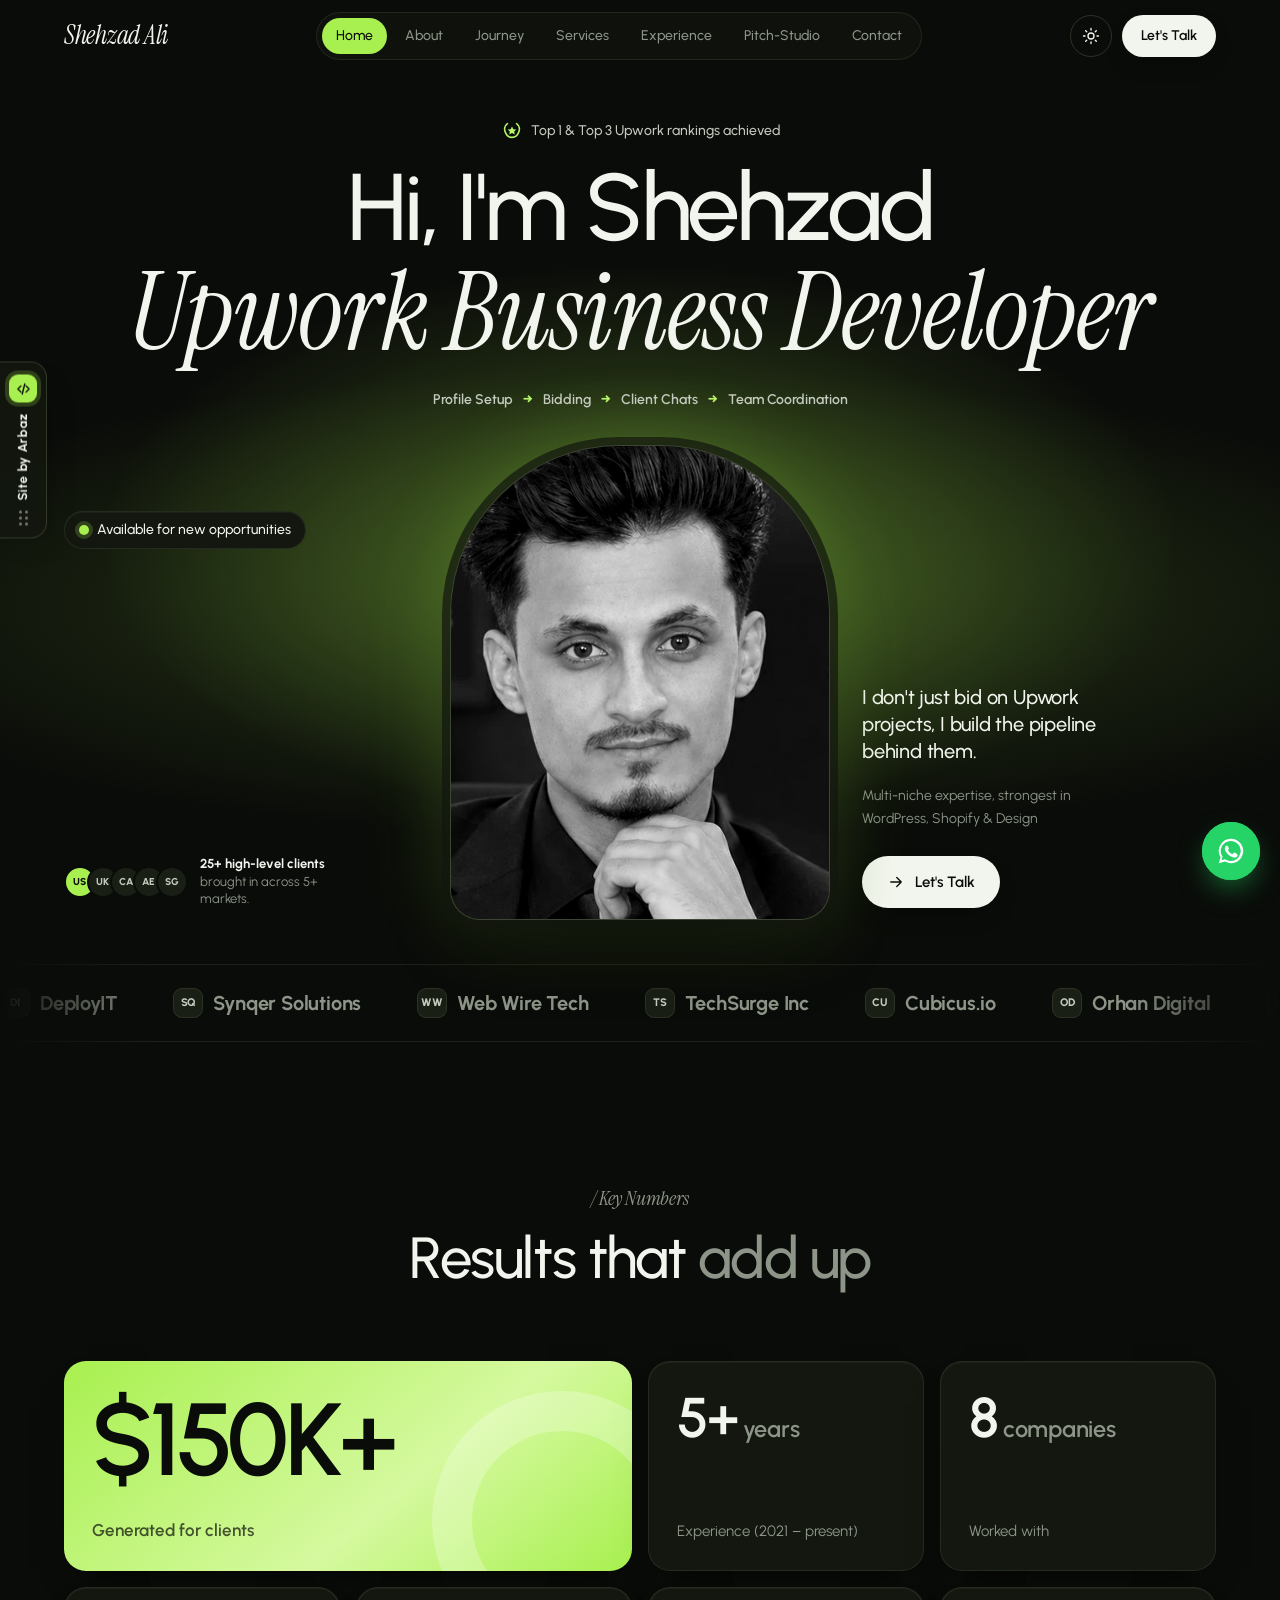
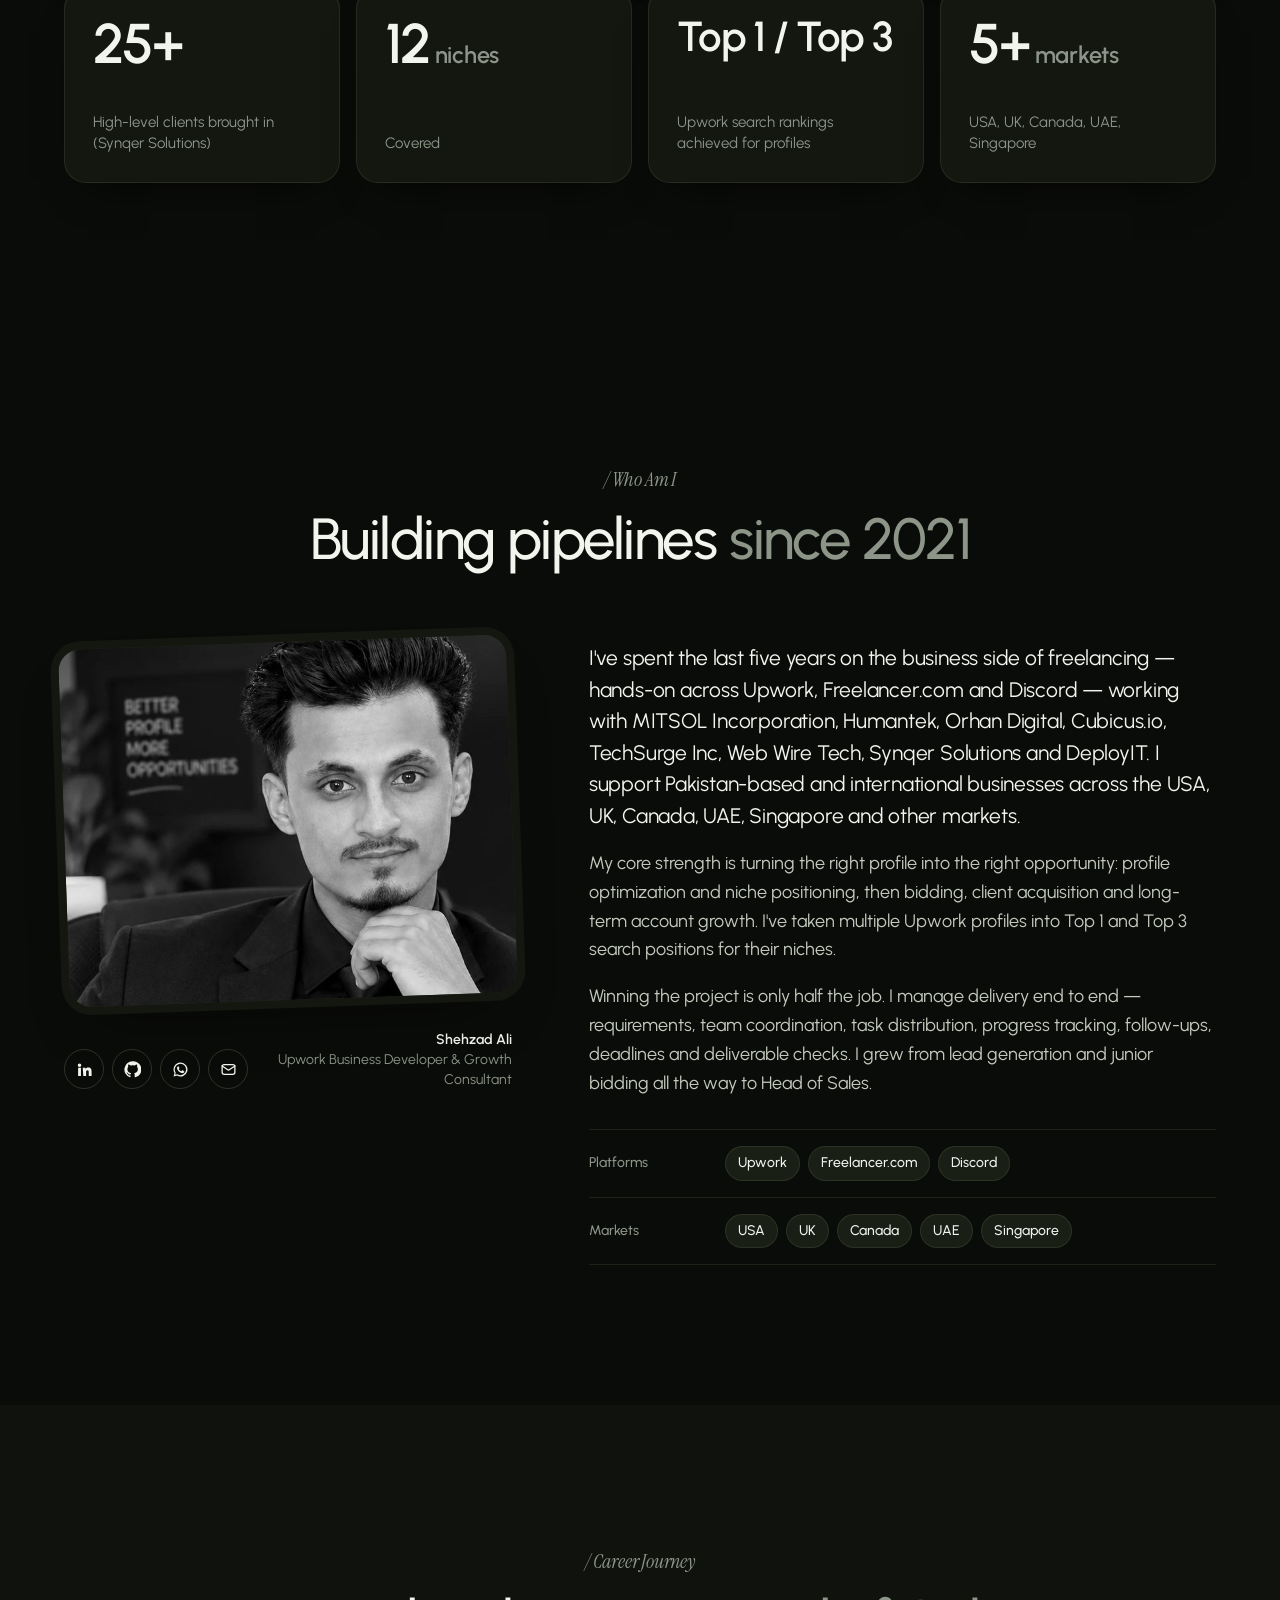
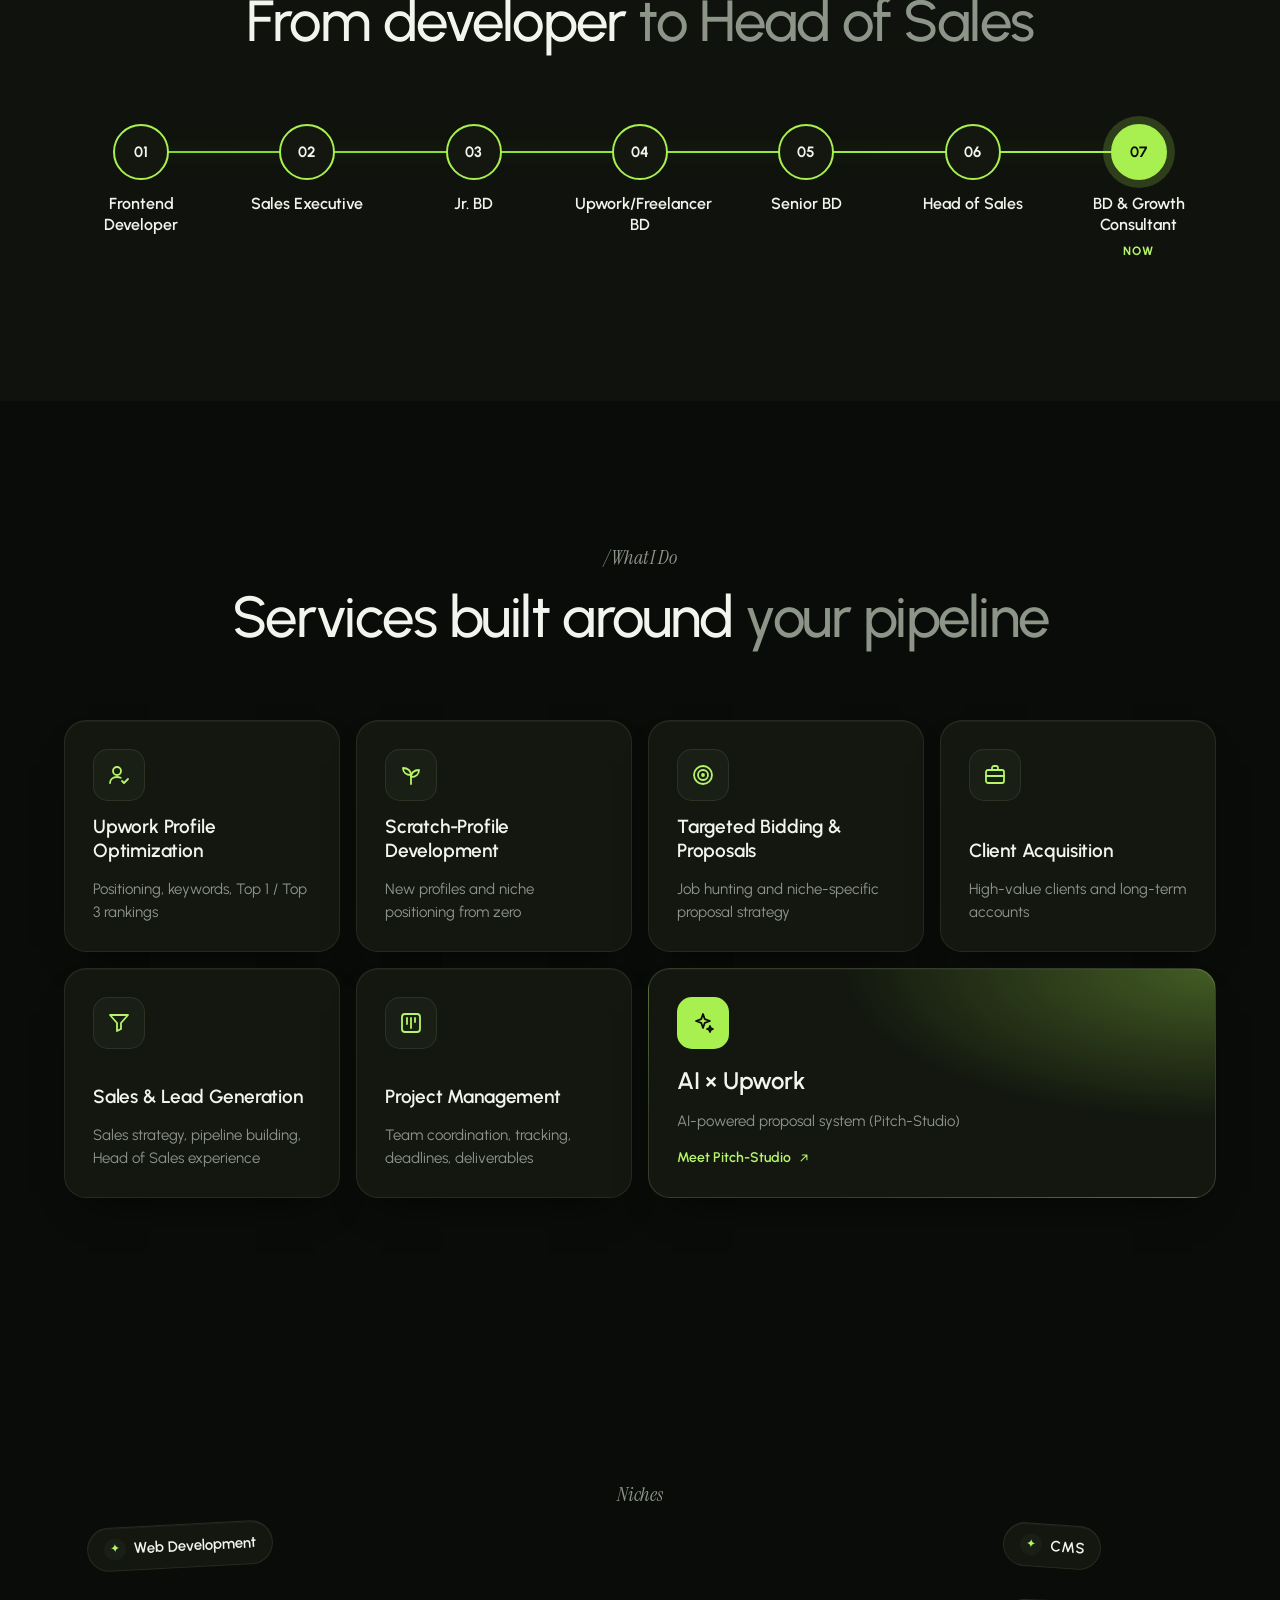
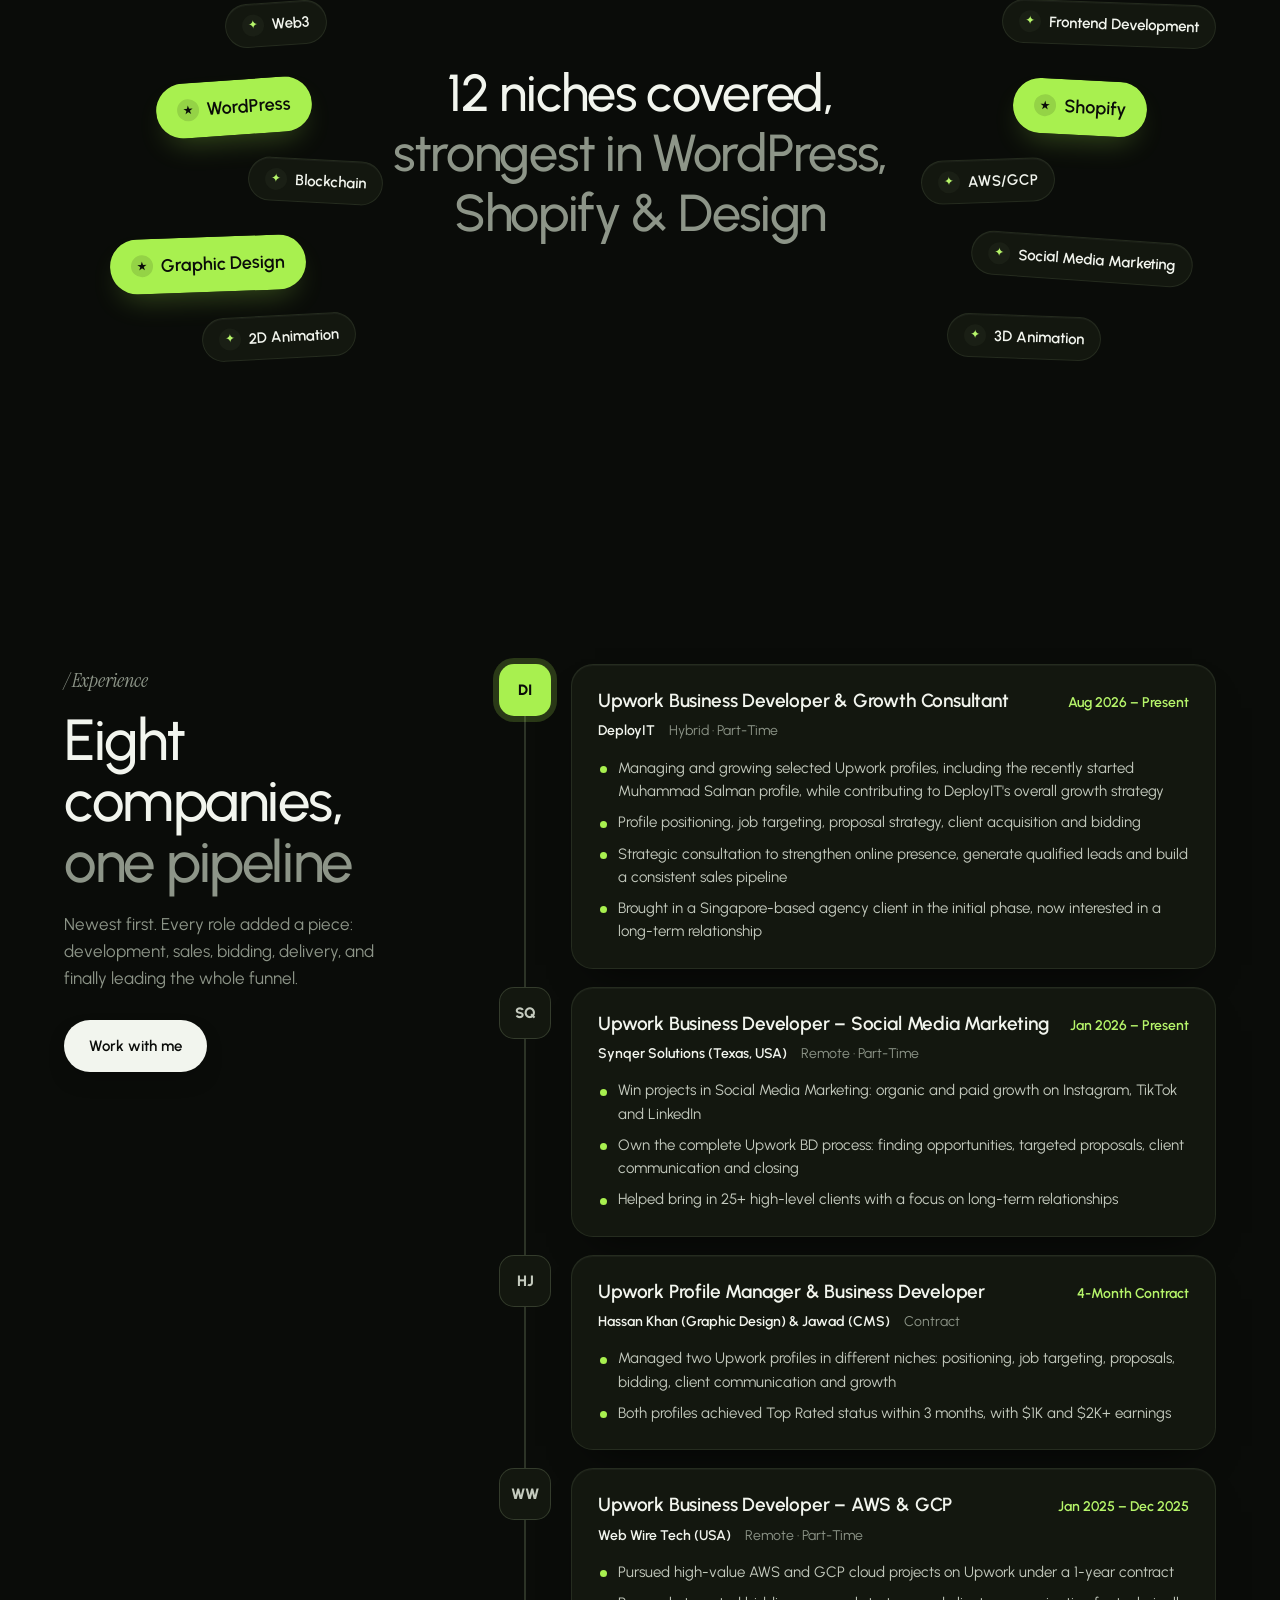
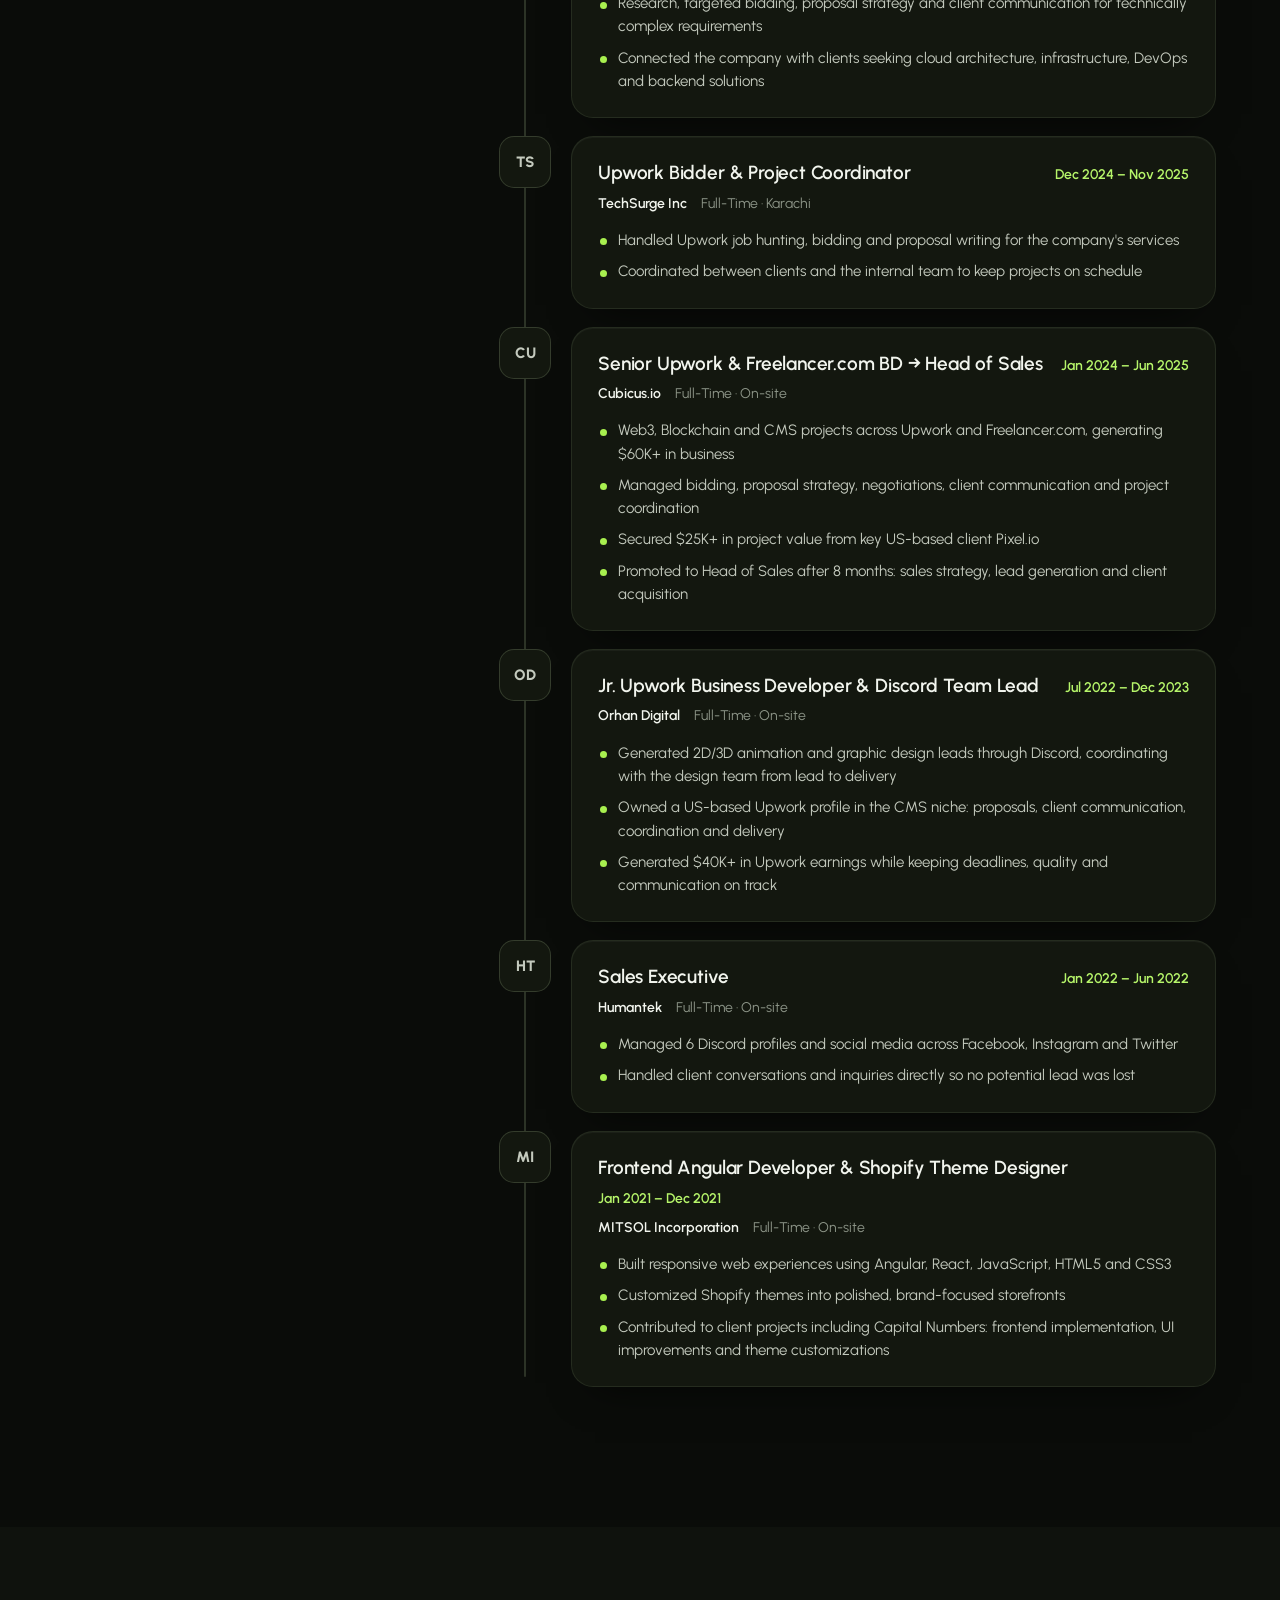
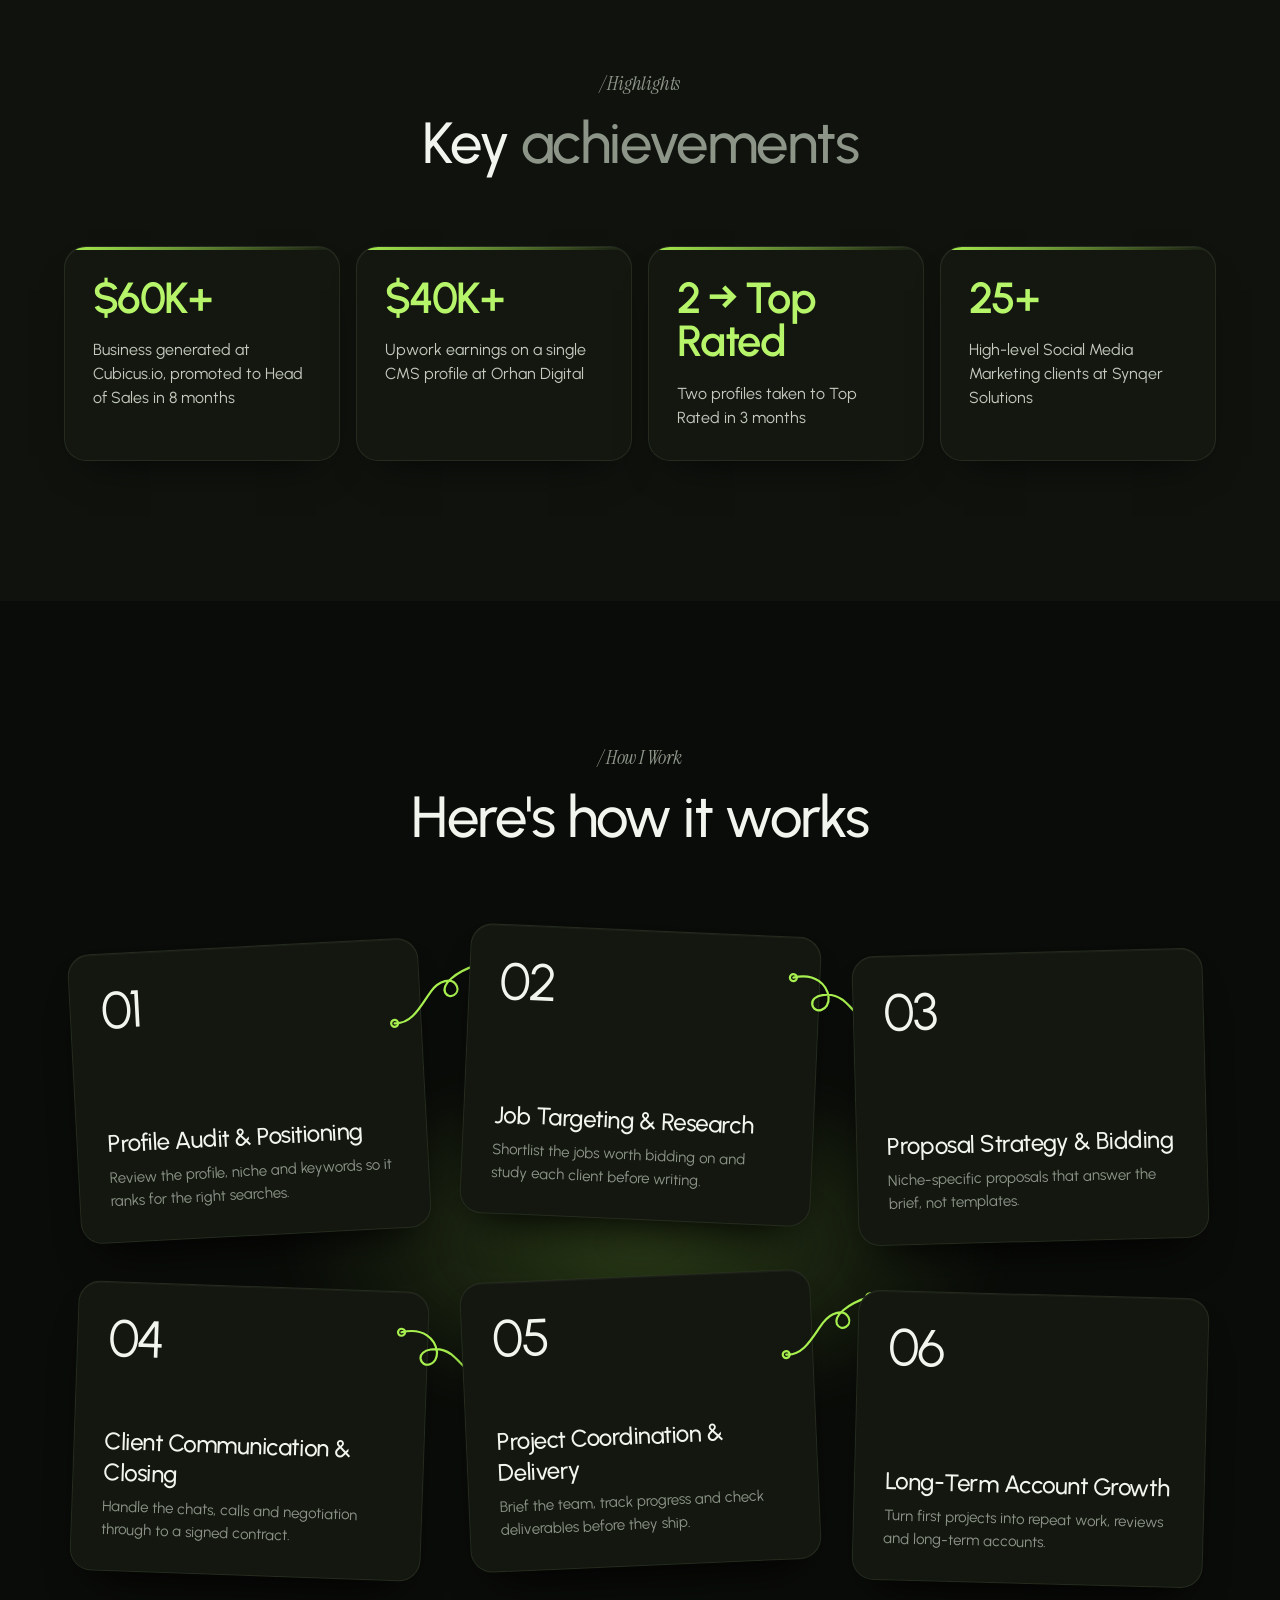
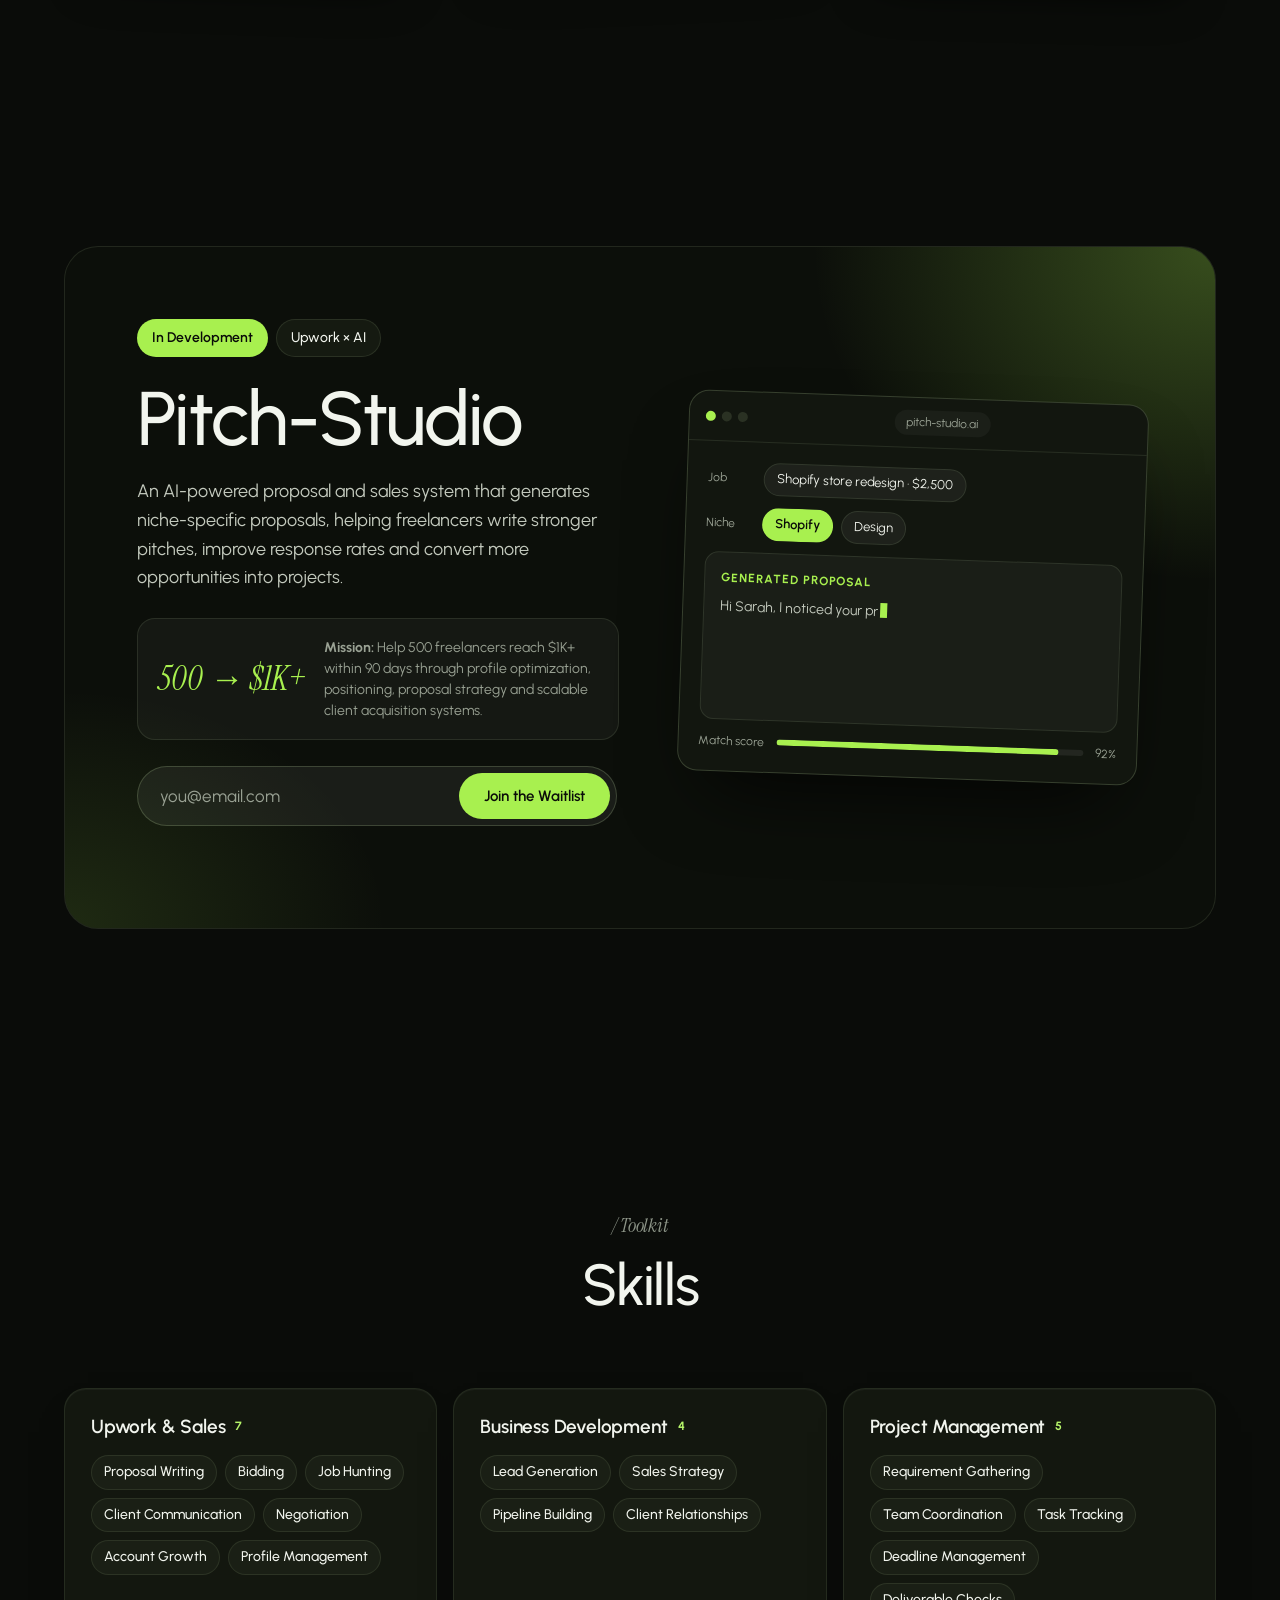
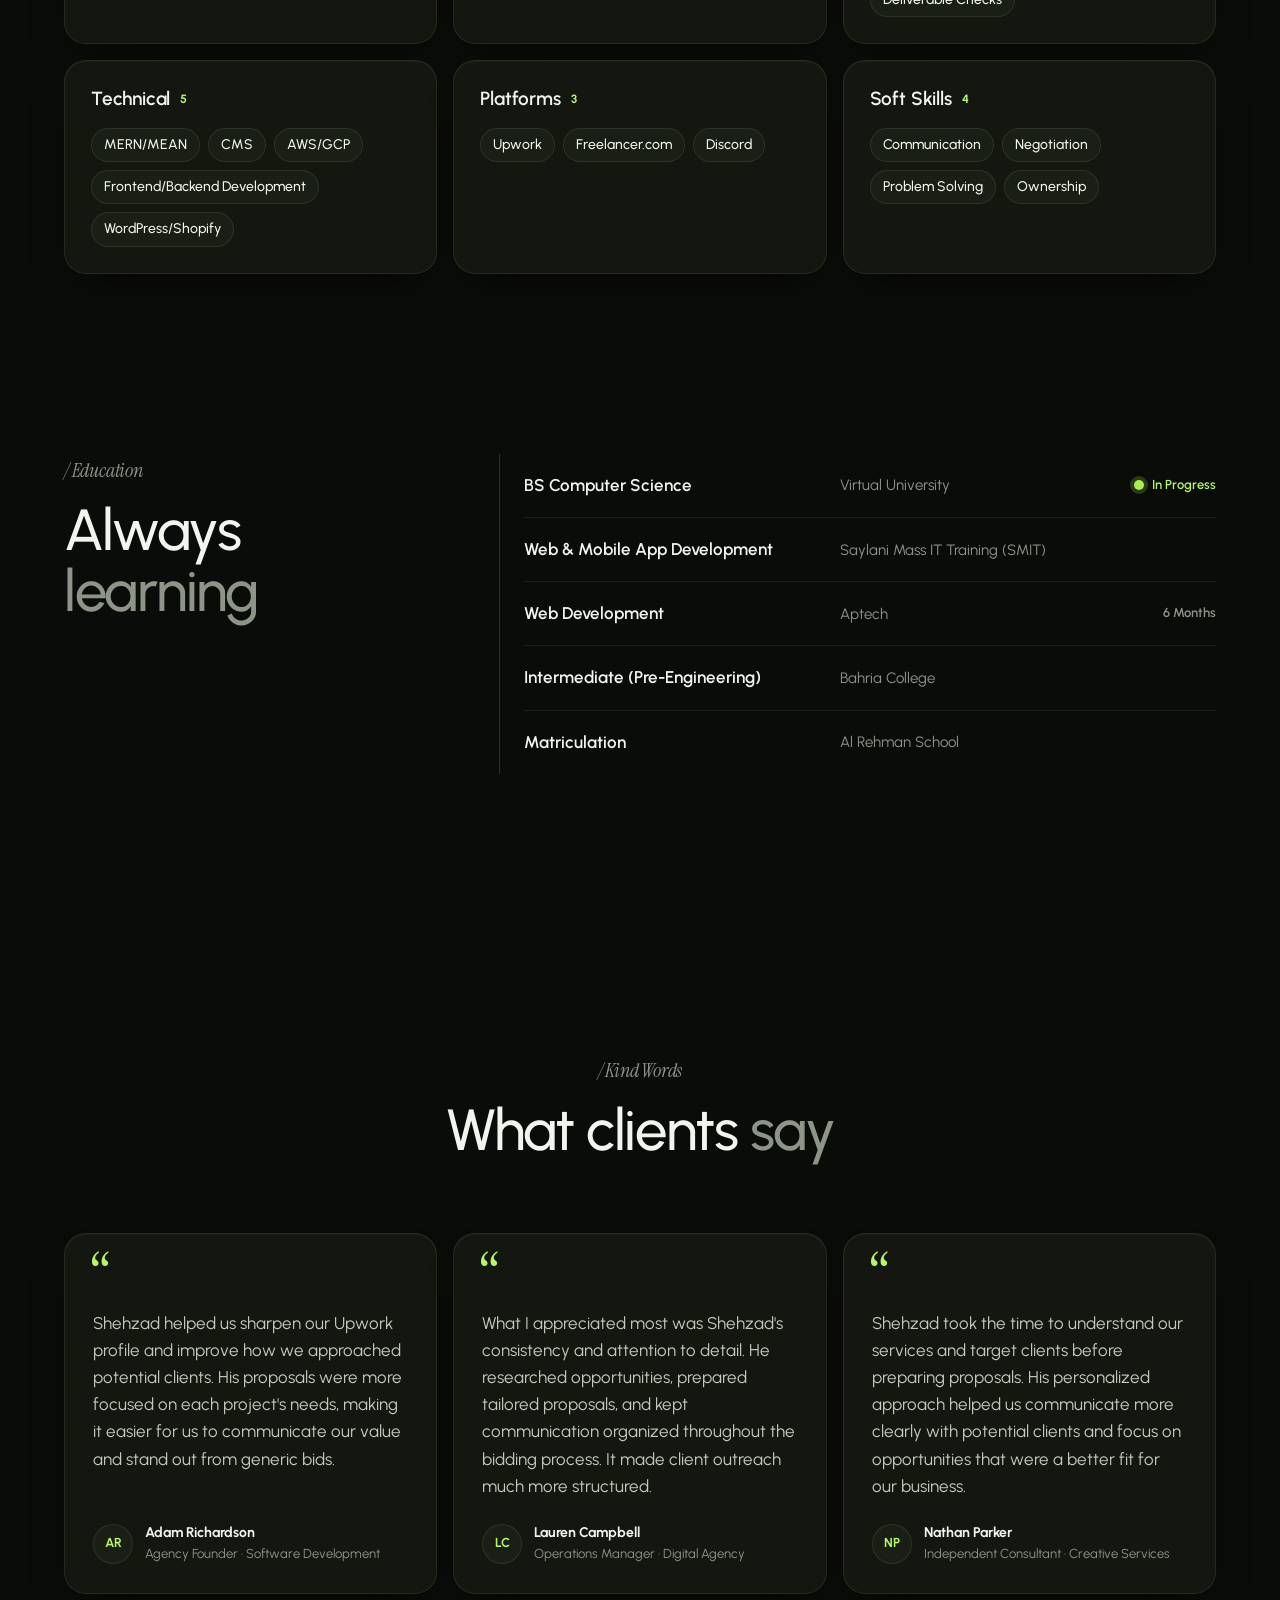
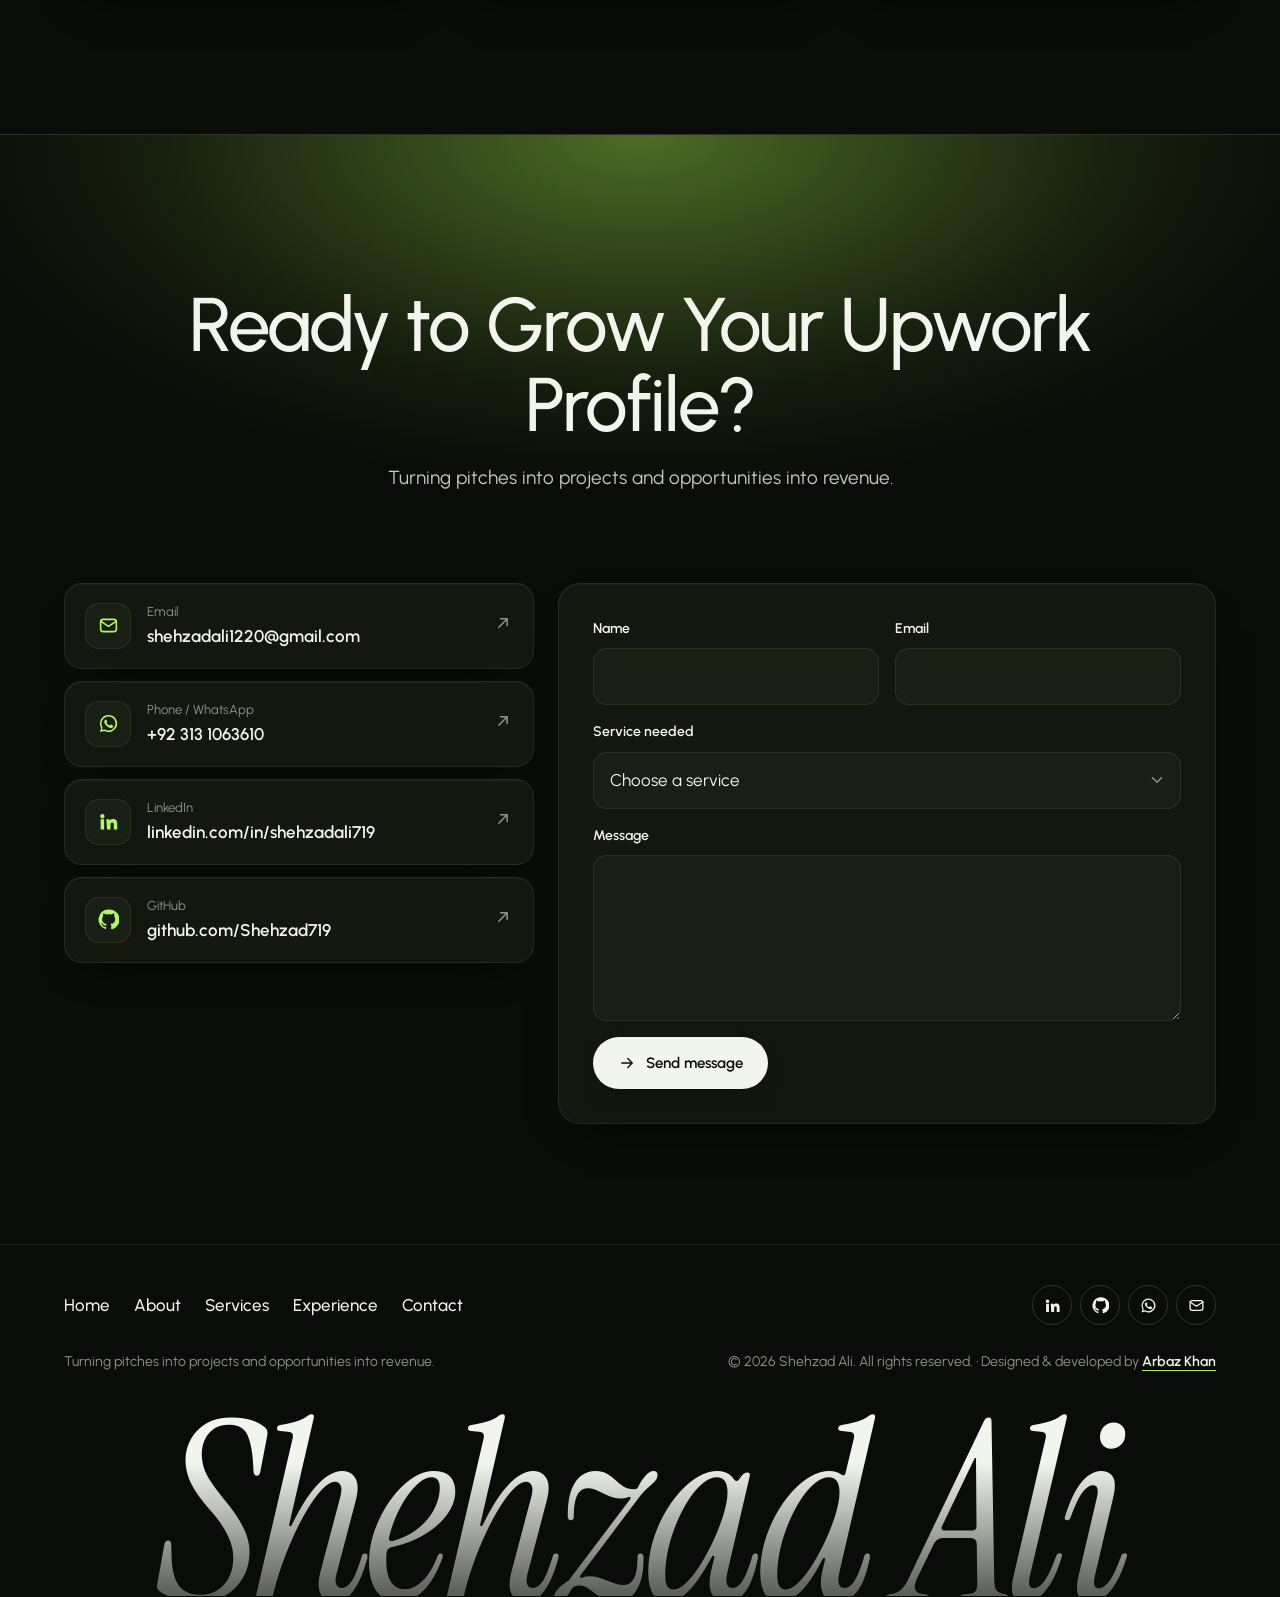
<file: index.html>
<!doctype html>
<html lang="en" data-theme="dark">
<head>
  <meta charset="utf-8">
  <meta name="viewport" content="width=device-width, initial-scale=1">
  <title>Shehzad Ali — Upwork Business Developer &amp; Growth Consultant (Pakistan)</title>
  <meta name="description" content="Shehzad Ali is an end-to-end Upwork Business Developer in Pakistan: Upwork profile optimization, Top 1 / Top 3 rankings, targeted bidding, client acquisition and project management. $150K+ generated for clients.">
  <meta name="keywords" content="Upwork Business Developer Pakistan, Upwork Profile Optimization, Upwork Bidder, Upwork BD, Head of Sales, Proposal Writing, Pitch-Studio">
  <meta name="author" content="Shehzad Ali">
  <meta name="theme-color" content="#0b0d0a">
  <link rel="canonical" href="https://arbaz-webdev.github.io/shehzad-portfolio/">

  <!-- Open Graph / social sharing -->
  <meta property="og:type" content="website">
  <meta property="og:url" content="https://arbaz-webdev.github.io/shehzad-portfolio/">
  <meta property="og:title" content="Shehzad Ali — End-to-End Upwork Business Developer">
  <meta property="og:description" content="I don't just bid on Upwork projects, I build the pipeline behind them. Profile setup → bidding → client chats → team coordination.">
  <meta property="og:image" content="https://arbaz-webdev.github.io/shehzad-portfolio/assets/og-image.png">
  <meta property="og:image:width" content="1200">
  <meta property="og:image:height" content="630">
  <meta name="twitter:card" content="summary_large_image">

  <link rel="icon" href="assets/favicon.svg" type="image/svg+xml">
  <link rel="apple-touch-icon" href="assets/og-image.png">

  <link rel="preconnect" href="https://fonts.googleapis.com">
  <link rel="preconnect" href="https://fonts.gstatic.com" crossorigin>
  <link href="https://fonts.googleapis.com/css2?family=Instrument+Serif:ital@0;1&family=Urbanist:wght@400;500;600;700;800&display=swap" rel="stylesheet">
  <link rel="stylesheet" href="assets/styles.css?v=6">
  <link rel="preload" as="image" href="assets/img/shehzad-hero.jpg" fetchpriority="high">

  <!-- Theme before paint (avoids a flash) -->
  <script>document.documentElement.classList.add('js');var q=location.search.match(/theme=(light|dark)/);try{var t=q?q[1]:localStorage.getItem('theme');if(t)document.documentElement.dataset.theme=t;}catch(e){if(q)document.documentElement.dataset.theme=q[1];}</script>

  <!-- Google Analytics: replace G-XXXXXXXXXX with the real ID, then uncomment
  <script async src="https://www.googletagmanager.com/gtag/js?id=G-XXXXXXXXXX"></script>
  <script>window.dataLayer=window.dataLayer||[];function gtag(){dataLayer.push(arguments);}gtag('js',new Date());gtag('config','G-XXXXXXXXXX');</script>
  -->

  <script type="application/ld+json">
  {"@context":"https://schema.org","@type":"Person","name":"Shehzad Ali","jobTitle":"Upwork Business Developer & Growth Consultant","url":"https://arbaz-webdev.github.io/shehzad-portfolio/","image":"https://arbaz-webdev.github.io/shehzad-portfolio/assets/img/shehzad-hero.jpg","email":"mailto:shehzadali1220@gmail.com","address":{"@type":"PostalAddress","addressLocality":"Karachi","addressCountry":"PK"},"sameAs":["https://www.linkedin.com/in/shehzadali719","https://github.com/Shehzad719"]}
  </script>
</head>
<body>
<a class="skip" href="#main">Skip to content</a>

<!-- ============ NAV ============ -->
<header class="nav" id="nav">
  <div class="nav__inner">
    <a href="#home" class="nav__brand serif" data-c="profile.name">Shehzad Ali</a>
    <nav class="nav__links" aria-label="Main">
      <a href="#home">Home</a>
      <a href="#about">About</a>
      <a href="#journey">Journey</a>
      <a href="#services">Services</a>
      <a href="#experience">Experience</a>
      <a href="#pitch-studio">Pitch-Studio</a>
      <a href="#contact">Contact</a>
    </nav>
    <div class="nav__actions">
      <button class="icon-btn" id="themeToggle" aria-label="Switch colour theme">
        <svg class="i-sun" viewBox="0 0 24 24"><circle cx="12" cy="12" r="4"/><path d="M12 2v2M12 20v2M4.9 4.9l1.4 1.4M17.7 17.7l1.4 1.4M2 12h2M20 12h2M4.9 19.1l1.4-1.4M17.7 6.3l1.4-1.4"/></svg>
        <svg class="i-moon" viewBox="0 0 24 24"><path d="M21 12.8A9 9 0 1 1 11.2 3a7 7 0 0 0 9.8 9.8z"/></svg>
      </button>
      <a href="#contact" class="btn btn--dark btn--sm nav__cta">Let's Talk</a>
      <button class="icon-btn nav__burger" id="burger" aria-label="Open menu" aria-expanded="false" aria-controls="mobileMenu">
        <svg viewBox="0 0 24 24"><path d="M4 7h16M4 12h16M4 17h16"/></svg>
      </button>
    </div>
  </div>
  <nav class="mobile-menu" id="mobileMenu" aria-label="Mobile">
    <a href="#home">Home</a><a href="#about">About</a><a href="#journey">Journey</a><a href="#services">Services</a><a href="#experience">Experience</a><a href="#pitch-studio">Pitch-Studio</a><a href="#contact">Contact</a>
  </nav>
</header>

<main id="main">

<!-- ============ HERO ============ -->
<section class="hero" id="home">
  <div class="hero__glow" aria-hidden="true"></div>
  <div class="wrap hero__inner">
    <p class="hero__badge reveal">
      <svg viewBox="0 0 24 24" aria-hidden="true"><path d="M7 4c-3 2-4 6-2 10M17 4c3 2 4 6 2 10M5 14c1 3 4 5 7 5s6-2 7-5"/><path d="M12 7l1.5 3 3.2.4-2.3 2.2.6 3.2L12 14.3 9 15.8l.6-3.2-2.3-2.2 3.2-.4z" fill="currentColor" stroke="none"/></svg>
      Top 1 &amp; Top 3 Upwork rankings achieved
    </p>
    <h1 class="hero__title reveal">
      <span class="hero__hi">Hi, I'm <span data-c="profile.firstName">Shehzad</span></span>
      <span class="hero__role serif">Upwork Business Developer</span>
    </h1>
    <p class="hero__sub reveal" id="heroPipeline" aria-label="Profile Setup, Bidding, Client Chats, Team Coordination"></p>

    <div class="hero__stage">
      <div class="hero__left reveal">
        <span class="pill pill--live"><i class="dot"></i><span data-c="profile.availability">Available for new opportunities</span></span>
        <div class="trust">
          <div class="trust__flags" aria-hidden="true"><span>US</span><span>UK</span><span>CA</span><span>AE</span><span>SG</span></div>
          <p><strong>25+ high-level clients</strong> brought in across 5+ markets.</p>
        </div>
      </div>

      <figure class="hero__photo" id="heroPhoto" aria-label="Photo of Shehzad Ali">
        <div class="portrait-ph" aria-hidden="true">
          <svg viewBox="0 0 200 240"><circle cx="100" cy="82" r="44"/><path d="M14 240c0-58 38-96 86-96s86 38 86 96z"/></svg>
          <span>Photo coming soon</span>
        </div>
      </figure>

      <div class="hero__right reveal">
        <p class="hero__signature" data-c="profile.signature">I don't just bid on Upwork projects, I build the pipeline behind them.</p>
        <p class="hero__small" data-c="profile.smallLine">Multi-niche expertise, strongest in WordPress, Shopify &amp; Design</p>
        <div class="hero__btns">
          <a href="#contact" class="btn btn--dark"><svg viewBox="0 0 24 24" aria-hidden="true"><path d="M5 12h14M13 6l6 6-6 6"/></svg>Let's Talk</a>
          <a href="assets/Shehzad-Ali-CV.pdf" class="btn btn--ghost" id="cvBtn" download><svg viewBox="0 0 24 24" aria-hidden="true"><path d="M12 4v11M7 10l5 5 5-5M5 20h14"/></svg>Download CV</a>
        </div>
      </div>
    </div>
  </div>

  <div class="marquee" aria-label="Companies worked with">
    <div class="marquee__track" id="marquee"></div>
  </div>
</section>

<!-- ============ KEY NUMBERS ============ -->
<section class="section" id="numbers" aria-labelledby="numbers-h">
  <div class="wrap">
    <div class="head reveal">
      <p class="eyebrow serif">/ Key Numbers</p>
      <h2 id="numbers-h">Results that <span class="muted">add up</span></h2>
    </div>
    <div class="stats" id="stats"></div>
  </div>
</section>

<!-- ============ ABOUT ============ -->
<section class="section" id="about" aria-labelledby="about-h">
  <div class="wrap">
    <div class="head reveal">
      <p class="eyebrow serif">/ Who Am I</p>
      <h2 id="about-h">Building pipelines <span class="muted">since 2021</span></h2>
    </div>
    <div class="about">
      <div class="about__media reveal">
        <figure class="about__photo" id="aboutPhoto">
          <div class="portrait-ph" aria-hidden="true">
            <svg viewBox="0 0 200 240"><circle cx="100" cy="82" r="44"/><path d="M14 240c0-58 38-96 86-96s86 38 86 96z"/></svg>
          </div>
        </figure>
        <div class="about__caption">
          <div class="socials" data-socials></div>
          <p><strong data-c="profile.name">Shehzad Ali</strong><br><span data-c="profile.title">Upwork Business Developer &amp; Growth Consultant</span></p>
        </div>
      </div>
      <div class="about__text reveal">
        <div id="aboutText"></div>
        <dl class="about__facts">
          <div><dt>Platforms</dt><dd id="platforms"></dd></div>
          <div><dt>Markets</dt><dd id="markets"></dd></div>
        </dl>
      </div>
    </div>
  </div>
</section>

<!-- ============ JOURNEY ============ -->
<section class="section section--tint" id="journey" aria-labelledby="journey-h">
  <div class="wrap">
    <div class="head reveal">
      <p class="eyebrow serif">/ Career Journey</p>
      <h2 id="journey-h">From developer <span class="muted">to Head of Sales</span></h2>
    </div>
    <ol class="journey" id="journeyList"></ol>
  </div>
</section>

<!-- ============ SERVICES ============ -->
<section class="section" id="services" aria-labelledby="services-h">
  <div class="wrap">
    <div class="head reveal">
      <p class="eyebrow serif">/ What I Do</p>
      <h2 id="services-h">Services built around <span class="muted">your pipeline</span></h2>
    </div>
    <div class="services" id="servicesGrid"></div>
  </div>
</section>

<!-- ============ NICHES ============ -->
<section class="section niches-sec" id="niches" aria-labelledby="niches-h">
  <div class="wrap">
    <p class="eyebrow serif center reveal">Niches</p>
    <div class="niches">
      <h2 class="niches__statement reveal" id="niches-h">12 niches covered, <span class="muted">strongest in WordPress, Shopify &amp; Design</span></h2>
      <ul class="niches__cloud" id="nicheCloud"></ul>
    </div>
  </div>
</section>

<!-- ============ EXPERIENCE ============ -->
<section class="section" id="experience" aria-labelledby="exp-h">
  <div class="wrap exp">
    <div class="exp__aside">
      <div class="head head--left reveal">
        <p class="eyebrow serif">/ Experience</p>
        <h2 id="exp-h">Eight companies, <span class="muted">one pipeline</span></h2>
        <p class="lead">Newest first. Every role added a piece: development, sales, bidding, delivery, and finally leading the whole funnel.</p>
        <a href="#contact" class="btn btn--dark">Work with me</a>
      </div>
    </div>
    <div class="timeline-wrap">
      <span class="timeline__fill" aria-hidden="true"></span>
      <ol class="timeline" id="timeline"></ol>
    </div>
  </div>
</section>

<!-- ============ ACHIEVEMENTS ============ -->
<section class="section section--tint" id="achievements" aria-labelledby="ach-h">
  <div class="wrap">
    <div class="head reveal">
      <p class="eyebrow serif">/ Highlights</p>
      <h2 id="ach-h">Key <span class="muted">achievements</span></h2>
    </div>
    <div class="achievements" id="achievementsGrid"></div>
  </div>
</section>

<!-- ============ HOW I WORK ============ -->
<section class="section" id="process" aria-labelledby="process-h">
  <div class="wrap">
    <div class="head reveal">
      <p class="eyebrow serif">/ How I Work</p>
      <h2 id="process-h">Here's how it works</h2>
    </div>
    <div class="process" id="processGrid"></div>
  </div>
</section>

<!-- ============ PITCH-STUDIO ============ -->
<section class="section" id="pitch-studio" aria-labelledby="ps-h">
  <div class="wrap">
    <div class="ps reveal">
      <div class="ps__glow" aria-hidden="true"></div>
      <div class="ps__copy">
        <p class="ps__tags"><span class="pill pill--accent" id="psStatus">In Development</span><span class="pill">Upwork × AI</span></p>
        <h2 id="ps-h">Pitch-Studio</h2>
        <p class="ps__desc" id="psDesc"></p>
        <div class="ps__mission">
          <span class="ps__big">500 → $1K+</span>
          <p id="psMission"></p>
        </div>
        <form class="ps__form" id="waitlistForm" novalidate>
          <label class="sr" for="wlEmail">Email address</label>
          <input id="wlEmail" name="email" type="email" placeholder="you@email.com" autocomplete="email" required>
          <button class="btn btn--accent" type="submit">Join the Waitlist</button>
        </form>
        <p class="form-msg" id="waitlistMsg" role="status"></p>
      </div>
      <div class="ps__mock" aria-hidden="true">
        <div class="mock">
          <div class="mock__bar"><i></i><i></i><i></i><span>pitch-studio.ai</span></div>
          <div class="mock__body">
            <div class="mock__row"><span class="mock__label">Job</span><span class="mock__chip">Shopify store redesign · $2,500</span></div>
            <div class="mock__row"><span class="mock__label">Niche</span><span class="mock__chip mock__chip--on">Shopify</span><span class="mock__chip">Design</span></div>
            <div class="mock__out">
              <p class="mock__h">Generated proposal</p>
              <p class="mock__type" id="mockType"></p>
            </div>
            <div class="mock__meter"><span>Match score</span><b><i style="--w:92%"></i></b><span>92%</span></div>
          </div>
        </div>
      </div>
    </div>
  </div>
</section>

<!-- ============ SKILLS ============ -->
<section class="section" id="skills" aria-labelledby="skills-h">
  <div class="wrap">
    <div class="head reveal">
      <p class="eyebrow serif">/ Toolkit</p>
      <h2 id="skills-h">Skills</h2>
    </div>
    <div class="skills" id="skillsGrid"></div>
  </div>
</section>

<!-- ============ EDUCATION ============ -->
<section class="section section--slim" id="education" aria-labelledby="edu-h">
  <div class="wrap edu">
    <div class="head head--left reveal">
      <p class="eyebrow serif">/ Education</p>
      <h2 id="edu-h">Always <span class="muted">learning</span></h2>
    </div>
    <ul class="edu__list" id="eduList"></ul>
  </div>
</section>

<!-- ============ TESTIMONIALS ============ -->
<section class="section" id="testimonials" aria-labelledby="t-h">
  <div class="wrap">
    <div class="head reveal">
      <p class="eyebrow serif">/ Kind Words</p>
      <h2 id="t-h">What clients <span class="muted">say</span></h2>
    </div>
    <div class="testimonials" id="testimonialsGrid"></div>
  </div>
</section>

<!-- ============ CONTACT ============ -->
<section class="contact" id="contact" aria-labelledby="contact-h">
  <div class="contact__band">
    <div class="wrap center reveal">
      <h2 id="contact-h">Ready to Grow Your Upwork Profile?</h2>
      <p data-c="profile.tagline">Turning pitches into projects and opportunities into revenue.</p>
    </div>
  </div>
  <div class="wrap contact__grid">
    <div class="contact__ways reveal" id="contactWays"></div>
    <form class="contact__form reveal" id="contactForm" novalidate>
      <div class="field"><label for="cName">Name</label><input id="cName" name="name" autocomplete="name" required></div>
      <div class="field"><label for="cEmail">Email</label><input id="cEmail" name="email" type="email" autocomplete="email" required></div>
      <div class="field field--full"><label for="cService">Service needed</label>
        <select id="cService" name="service" required><option value="">Choose a service</option></select>
      </div>
      <div class="field field--full"><label for="cMsg">Message</label><textarea id="cMsg" name="message" rows="5" required></textarea></div>
      <div class="field--full contact__submit">
        <button class="btn btn--dark" type="submit"><svg viewBox="0 0 24 24" aria-hidden="true"><path d="M5 12h14M13 6l6 6-6 6"/></svg>Send message</button>
        <p class="form-msg" id="contactMsg" role="status"></p>
      </div>
    </form>
  </div>
</section>

</main>

<!-- ============ FOOTER ============ -->
<footer class="footer">
  <div class="wrap">
    <div class="footer__row">
      <nav class="footer__links" aria-label="Footer">
        <a href="#home">Home</a><a href="#about">About</a><a href="#services">Services</a><a href="#experience">Experience</a><a href="#contact">Contact</a>
      </nav>
      <div class="socials" data-socials></div>
    </div>
    <div class="footer__row footer__meta">
      <p data-c="profile.tagline">Turning pitches into projects and opportunities into revenue.</p>
      <p>© 2026 Shehzad Ali. All rights reserved. · Designed &amp; developed by <a class="footer__credit" href="https://arbazkhan.space" target="_blank" rel="noopener">Arbaz Khan</a></p>
    </div>
  </div>
  <p class="footer__name serif" aria-hidden="true">Shehzad Ali</p>
</footer>

<!-- ============ DEVELOPER CREDIT ============ -->
<aside class="credit" id="credit" data-side="left" aria-label="Website developer">
  <button class="credit__tab" id="creditTab" aria-expanded="false" aria-controls="creditPanel" title="Click to open · drag to move" aria-describedby="creditHint">
    <span class="credit__tab-icon" aria-hidden="true"><svg viewBox="0 0 24 24"><path d="M8 7l-5 5 5 5M16 7l5 5-5 5M14 4l-4 16"/></svg></span>
    <span class="credit__tab-text">Site by Arbaz</span>
    <span class="credit__grip" aria-hidden="true"><i></i><i></i><i></i><i></i><i></i><i></i></span>
  </button>
  <span class="sr" id="creditHint">Drag, or use the arrow keys, to move this tab.</span>
  <div class="credit__panel" id="creditPanel" role="dialog" aria-labelledby="creditName">
    <button class="credit__close icon-btn" id="creditClose" aria-label="Close"><svg viewBox="0 0 24 24"><path d="M6 6l12 12M18 6L6 18"/></svg></button>
    <div class="credit__head">
      <span class="credit__av" aria-hidden="true">AK</span>
      <div>
        <p class="credit__eyebrow">Designed &amp; developed by</p>
        <p class="credit__name serif" id="creditName">Arbaz Khan</p>
      </div>
    </div>
    <p class="credit__text">Want a <strong>business</strong>, <strong>portfolio</strong> or <strong>e-commerce</strong> website that looks this good and turns visitors into clients? Let's build yours.</p>
    <ul class="credit__chips">
      <li>Business sites</li><li>Portfolios</li><li>E-commerce</li><li>Landing pages</li>
    </ul>
    <div class="credit__btns">
      <a class="btn btn--accent" href="https://arbazkhan.space" target="_blank" rel="noopener">
        <svg viewBox="0 0 24 24" aria-hidden="true"><circle cx="12" cy="12" r="9"/><path d="M3 12h18M12 3c2.5 2.6 3.8 5.6 3.8 9s-1.3 6.4-3.8 9c-2.5-2.6-3.8-5.6-3.8-9S9.5 5.6 12 3z"/></svg>arbazkhan.space
      </a>
      <a class="btn btn--ghost" href="https://www.linkedin.com/in/arbazkhan-webdev/" target="_blank" rel="noopener">
        <svg class="fill" viewBox="0 0 24 24" aria-hidden="true"><path d="M4.98 3.5a2.5 2.5 0 1 1 0 5 2.5 2.5 0 0 1 0-5zM3 9.5h4V21H3zM9.5 9.5h3.8v1.6h.1c.5-1 1.8-2 3.8-2 4 0 4.8 2.6 4.8 6V21h-4v-5.2c0-1.2 0-2.8-1.7-2.8s-2 1.3-2 2.7V21h-4z"/></svg>Connect on LinkedIn
      </a>
    </div>
    <p class="credit__foot"><i class="dot"></i>Taking on new projects</p>
  </div>
</aside>

<a class="wa-float" id="waFloat" href="https://wa.me/923131063610" target="_blank" rel="noopener" aria-label="Chat on WhatsApp">
  <svg viewBox="0 0 32 32" aria-hidden="true"><path fill="currentColor" d="M16 3a13 13 0 0 0-11.2 19.6L3 29l6.6-1.7A13 13 0 1 0 16 3zm0 23.6c-2 0-4-.6-5.7-1.6l-.4-.2-3.9 1 1-3.8-.3-.4A10.6 10.6 0 1 1 16 26.6zm5.8-7.9c-.3-.2-1.9-.9-2.2-1-.3-.1-.5-.2-.7.2l-1 1.2c-.2.2-.4.2-.7.1a8.7 8.7 0 0 1-4.3-3.8c-.3-.6.3-.5.9-1.7.1-.2 0-.4 0-.5l-1-2.4c-.3-.6-.5-.5-.7-.5h-.6c-.2 0-.6.1-.9.4-.3.3-1.2 1.1-1.2 2.8s1.2 3.3 1.4 3.5c.2.2 2.4 3.7 5.8 5.1 2.2.9 3 1 4.1.8.7-.1 1.9-.8 2.2-1.5.3-.8.3-1.4.2-1.5-.1-.1-.3-.2-.6-.3z"/></svg>
</a>

<script src="assets/content.js?v=6" defer></script>
<script src="assets/main.js?v=6" defer></script>
</body>
</html>
</file>
<file: assets/styles.css>
/* =========================================================
   Shehzad Ali — portfolio
   Tokens first; dark is the default theme, light via [data-theme="light"].
   ========================================================= */
:root {
  --bg: #0a0c09;
  --bg-2: #0f120d;
  --card: #13170f;
  --card-2: #1a1f15;
  --line: rgba(220, 255, 190, .09);
  --line-2: rgba(220, 255, 190, .16);
  --text: #f2f5ee;
  --muted: #8d9588;
  --soft: #c4cabe;
  --accent: #a8f04f;
  --accent-2: #7fd62a;
  --accent-text: #b6f56a;
  --on-accent: #0a0c09;
  --primary-bg: #f2f5ee;
  --primary-text: #0a0c09;
  --glow: rgba(168, 240, 79, .20);
  --glow-strong: rgba(168, 240, 79, .32);
  --shadow: 0 1px 0 rgba(255,255,255,.04) inset, 0 20px 40px -24px rgba(0,0,0,.8);
  --ph: #1d2318;
  --ph-fg: #2c3524;
  --band: radial-gradient(70% 100% at 50% 0%, rgba(168, 240, 79, .42), rgba(168, 240, 79, .08) 55%, transparent 80%);

  --font: "Urbanist", system-ui, -apple-system, "Segoe UI", sans-serif;
  --serif: "Instrument Serif", Georgia, serif;
  --r: 22px;
  --r-sm: 14px;
  --wrap: 1200px;
  --ease: cubic-bezier(.2, .7, .2, 1);
  color-scheme: dark;
}
[data-theme="light"] {
  --bg: #ffffff;
  --bg-2: #f6f8f3;
  --card: #ffffff;
  --card-2: #f3f5ef;
  --line: rgba(20, 30, 10, .09);
  --line-2: rgba(20, 30, 10, .16);
  --text: #0d0f0b;
  --muted: #747b6f;
  --soft: #3c4237;
  --accent-text: #3d8a00;
  --primary-bg: #0d0f0b;
  --primary-text: #ffffff;
  --glow: rgba(168, 240, 79, .45);
  --glow-strong: rgba(168, 240, 79, .7);
  --shadow: 0 1px 2px rgba(0,0,0,.04), 0 18px 40px -22px rgba(30,50,10,.28);
  --ph: #e9ede4;
  --ph-fg: #d3dacb;
  --band: linear-gradient(180deg, #a8f04f 0%, #d9fab0 38%, #ffffff 100%);
  color-scheme: light;
}

/* ---------- base ---------- */
*, *::before, *::after { box-sizing: border-box; }
html { scroll-behavior: smooth; scroll-padding-top: 84px; -webkit-text-size-adjust: 100%; }
body {
  margin: 0; background: var(--bg); color: var(--text);
  font: 400 17px/1.6 var(--font); -webkit-font-smoothing: antialiased;
  overflow-x: hidden; transition: background-color .3s, color .3s;
}
[hidden] { display: none !important; }
img { max-width: 100%; display: block; }
a { color: inherit; text-decoration: none; }
h1, h2, h3, p { margin: 0; }
h2 { font-size: clamp(34px, 5vw, 58px); font-weight: 500; line-height: 1.05; letter-spacing: -.025em; }
h3 { font-size: 19px; font-weight: 600; line-height: 1.3; letter-spacing: -.01em; }
ul, ol { margin: 0; padding: 0; list-style: none; }
button, input, select, textarea { font: inherit; color: inherit; }
svg { width: 1em; height: 1em; fill: none; stroke: currentColor; stroke-width: 1.8; stroke-linecap: round; stroke-linejoin: round; flex-shrink: 0; }
::selection { background: var(--accent); color: var(--on-accent); }
:focus-visible { outline: 2px solid var(--accent); outline-offset: 3px; border-radius: 6px; }

.wrap { width: 100%; max-width: var(--wrap); margin: 0 auto; padding: 0 24px; }
.serif { font-family: var(--serif); font-style: italic; font-weight: 400; letter-spacing: -.01em; }
.muted { color: var(--muted); }
.center { text-align: center; }
.sr { position: absolute; width: 1px; height: 1px; overflow: hidden; clip: rect(0 0 0 0); white-space: nowrap; }
.skip { position: absolute; left: 16px; top: -60px; z-index: 100; background: var(--accent); color: var(--on-accent); padding: 10px 16px; border-radius: 10px; font-weight: 600; }
.skip:focus { top: 16px; }

/* ---------- buttons, pills ---------- */
.btn {
  display: inline-flex; align-items: center; justify-content: center; gap: 10px;
  height: 52px; padding: 0 24px; border-radius: 999px; border: 1px solid transparent;
  font-weight: 600; font-size: 15px; cursor: pointer; white-space: nowrap;
  transition: transform .25s var(--ease), background-color .25s, box-shadow .25s, border-color .25s;
}
.btn svg { font-size: 18px; transition: transform .25s var(--ease); }
.btn:hover { transform: translateY(-2px); }
.btn:hover svg { transform: translateX(2px); }
.btn--dark { background: var(--primary-bg); color: var(--primary-text); box-shadow: 0 10px 24px -12px rgba(0,0,0,.5); }
.btn--ghost { border-color: var(--line-2); background: color-mix(in srgb, var(--card) 70%, transparent); backdrop-filter: blur(8px); }
.btn--ghost:hover { border-color: var(--text); }
.btn--ghost:hover svg { transform: translateY(2px); }
.btn--accent { background: var(--accent); color: var(--on-accent); }
.btn--accent:hover { box-shadow: 0 10px 30px -8px var(--glow-strong); }
.btn--sm { height: 42px; padding: 0 18px; font-size: 14px; }

.pill {
  display: inline-flex; align-items: center; gap: 8px; padding: 7px 14px; border-radius: 999px;
  background: var(--card); border: 1px solid var(--line); font-size: 14px; font-weight: 500;
  box-shadow: var(--shadow);
}
.pill--accent { background: var(--accent); color: var(--on-accent); border-color: transparent; font-weight: 600; }
.dot { width: 10px; height: 10px; border-radius: 50%; background: var(--accent); box-shadow: 0 0 0 4px var(--glow); animation: pulse 2s infinite; }
@keyframes pulse { 50% { box-shadow: 0 0 0 7px transparent; } }

.icon-btn {
  width: 42px; height: 42px; display: grid; place-items: center; border-radius: 50%;
  border: 1px solid var(--line-2); background: transparent; cursor: pointer; font-size: 18px;
  transition: border-color .2s, background-color .2s;
}
.icon-btn:hover { border-color: var(--text); }
.i-moon { display: none; }
[data-theme="light"] .i-sun { display: none; }
[data-theme="light"] .i-moon { display: block; }

/* ---------- section heads ---------- */
.section { padding: clamp(80px, 11vw, 140px) 0; position: relative; }
.section--slim { padding-top: 40px; }
.section--tint { background: var(--bg-2); }
.head { text-align: center; margin-bottom: clamp(44px, 6vw, 72px); }
.head--left { text-align: left; margin-bottom: 0; }
.eyebrow { font-size: 20px; color: var(--muted); margin-bottom: 14px; }
.lead { color: var(--muted); margin: 18px 0 28px; max-width: 34ch; }

/* ---------- nav ---------- */
.nav { position: fixed; inset: 0 0 auto; z-index: 50; transition: background-color .3s, border-color .3s, backdrop-filter .3s; border-bottom: 1px solid transparent; }
.nav.is-scrolled { background: color-mix(in srgb, var(--bg) 78%, transparent); backdrop-filter: blur(14px) saturate(1.4); border-bottom-color: var(--line); }
.nav__inner { max-width: var(--wrap); margin: 0 auto; padding: 0 24px; height: 72px; display: flex; align-items: center; justify-content: space-between; gap: 24px; }
.nav__brand { font-size: 26px; white-space: nowrap; }
.nav__links { display: flex; gap: 4px; padding: 5px; border-radius: 999px; border: 1px solid var(--line); background: color-mix(in srgb, var(--card) 60%, transparent); backdrop-filter: blur(10px); }
.nav__links a { padding: 7px 14px; border-radius: 999px; font-size: 14px; font-weight: 500; color: var(--muted); transition: color .2s, background-color .2s; }
.nav__links a:hover { color: var(--text); }
.nav__links a.is-active { color: var(--on-accent); background: var(--accent); }
.nav__actions { display: flex; align-items: center; gap: 10px; }
.nav__burger { display: none; }
.mobile-menu { display: none; }

/* ---------- hero ---------- */
.hero { position: relative; padding-top: 120px; overflow: hidden; }
.hero__glow {
  position: absolute; inset: 0; pointer-events: none;
  background:
    radial-gradient(60% 38% at 50% 52%, var(--glow-strong), transparent 70%),
    radial-gradient(90% 30% at 50% 58%, var(--glow), transparent 75%);
}
.hero__inner { position: relative; display: flex; flex-direction: column; align-items: center; text-align: center; }
.hero__badge { display: inline-flex; align-items: center; gap: 8px; font-size: 14px; font-weight: 500; color: var(--soft); }
.hero__badge svg { font-size: 22px; color: var(--accent-text); }
.hero__title { display: flex; flex-direction: column; align-items: center; margin-top: 18px; position: relative; z-index: 2; }
.hero__hi { font-size: clamp(46px, 7.4vw, 96px); font-weight: 500; line-height: 1; letter-spacing: -.035em; }
.hero__role { font-size: clamp(46px, 8.4vw, 112px); line-height: 1; margin-top: 4px; }
.hero__sub { display: flex; flex-wrap: wrap; justify-content: center; gap: 6px 10px; margin-top: 22px; font-size: 14px; font-weight: 600; color: var(--soft); position: relative; z-index: 2; }
.hero__sub span { display: inline-flex; align-items: center; gap: 10px; }
.hero__sub span + span::before { content: "→"; color: var(--accent-text); font-weight: 700; }

.hero__stage { width: 100%; display: grid; grid-template-columns: 1fr minmax(260px, 380px) 1fr; align-items: end; gap: 24px; margin-top: -10px; }
.hero__left, .hero__right { padding-bottom: 56px; display: flex; flex-direction: column; gap: 20px; text-align: left; }
.hero__left { align-items: flex-start; justify-content: space-between; align-self: stretch; padding-top: 110px; }
.hero__right { align-items: flex-start; padding-left: 8px; }
.hero__signature { font-size: 20px; font-weight: 500; line-height: 1.35; max-width: 23ch; letter-spacing: -.01em; }
.hero__small { font-size: 14px; color: var(--muted); max-width: 30ch; }
.hero__btns { display: flex; flex-wrap: wrap; gap: 10px; margin-top: 6px; }
.trust { display: flex; align-items: center; gap: 12px; }
.trust p { font-size: 13px; color: var(--muted); max-width: 18ch; line-height: 1.35; }
.trust strong { color: var(--text); font-weight: 700; }
.trust__flags { display: flex; }
.trust__flags span {
  width: 32px; height: 32px; border-radius: 50%; display: grid; place-items: center; margin-left: -9px;
  font-size: 10px; font-weight: 800; letter-spacing: .02em; background: var(--card-2); border: 2px solid var(--bg); color: var(--soft);
}
.trust__flags span:first-child { margin-left: 0; background: var(--accent); color: var(--on-accent); }

.hero__photo {
  margin: 0; position: relative; z-index: 1; aspect-ratio: 4 / 5; width: 100%;
  -webkit-mask-image: linear-gradient(#000 70%, transparent);
          mask-image: linear-gradient(#000 70%, transparent);
}
.hero__photo img { width: 100%; height: 100%; object-fit: cover; object-position: top; filter: grayscale(1) contrast(1.05); }
.portrait-ph { position: absolute; inset: 0; display: grid; place-items: end center; overflow: hidden; }
.portrait-ph svg { width: 86%; height: auto; fill: var(--ph-fg); stroke: none; }
.portrait-ph span { position: absolute; top: 46%; font-size: 12px; font-weight: 600; letter-spacing: .08em; text-transform: uppercase; color: var(--muted); background: var(--bg); padding: 5px 12px; border-radius: 999px; border: 1px dashed var(--line-2); }
.hero__photo .portrait-ph { background: radial-gradient(70% 60% at 50% 40%, var(--ph), transparent 72%); }
/* Real photo: arch-topped card, black & white that warms to colour on hover. */
.hero__photo.has-photo {
  -webkit-mask-image: none; mask-image: none;
  margin: 44px 0; overflow: hidden; border-radius: 170px 170px 30px 30px;
  background: var(--ph); border: 1px solid var(--line-2);
  box-shadow: 0 0 0 8px color-mix(in srgb, var(--card) 72%, transparent), 0 40px 80px -34px rgba(0,0,0,.75), 0 0 90px -10px var(--glow-strong);
}
.hero__photo.has-photo img, .about__photo img { transition: filter .7s, transform .9s var(--ease); }
.hero__photo.has-photo:hover img, .about__photo:hover img { filter: none; transform: scale(1.03); }

/* marquee */
.marquee { position: relative; border-top: 1px solid var(--line); border-bottom: 1px solid var(--line); padding: 22px 0; overflow: hidden;
  -webkit-mask-image: linear-gradient(90deg, transparent, #000 12%, #000 88%, transparent);
          mask-image: linear-gradient(90deg, transparent, #000 12%, #000 88%, transparent); }
.marquee__track { display: flex; gap: 56px; width: max-content; animation: marquee 38s linear infinite; }
.marquee:hover .marquee__track { animation-play-state: paused; }
.marquee__item { display: inline-flex; align-items: center; gap: 10px; font-size: 20px; font-weight: 700; color: var(--muted); letter-spacing: -.01em; white-space: nowrap; }
.marquee__item b { width: 30px; height: 30px; border-radius: 9px; display: grid; place-items: center; font-size: 11px; font-weight: 800; background: var(--card-2); border: 1px solid var(--line); color: var(--soft); }
@keyframes marquee { to { transform: translateX(-50%); } }

/* ---------- stats ---------- */
.stats { display: grid; grid-template-columns: repeat(4, 1fr); gap: 16px; }
.stat {
  position: relative; overflow: hidden; padding: 28px; border-radius: var(--r); background: var(--card); border: 1px solid var(--line);
  box-shadow: var(--shadow); display: flex; flex-direction: column; justify-content: space-between; gap: 28px; min-height: 196px;
}
.stat__num { font-size: clamp(40px, 4.4vw, 56px); font-weight: 600; line-height: 1; letter-spacing: -.04em; font-variant-numeric: tabular-nums; }
.stat__num small { font-size: .42em; font-weight: 600; letter-spacing: -.01em; color: var(--muted); margin-left: 6px; }
.stat__label { color: var(--muted); font-size: 15px; line-height: 1.4; }
.stat--text .stat__num { font-size: clamp(32px, 3.4vw, 42px); }
.stat--feature { grid-column: span 2; background: linear-gradient(140deg, var(--accent), #d5f99f 60%, var(--accent)); color: var(--on-accent); border: 0; }
.stat--feature .stat__num { font-size: clamp(64px, 8vw, 112px); }
.stat--feature .stat__label { color: rgba(10,12,9,.7); font-weight: 600; font-size: 17px; }
.stat--feature::after { content: ""; position: absolute; right: -60px; bottom: -80px; width: 260px; height: 260px; border-radius: 50%; border: 40px solid rgba(255,255,255,.25); }

/* ---------- about ---------- */
.about { display: grid; grid-template-columns: 5fr 7fr; gap: clamp(32px, 6vw, 80px); align-items: start; }
.about__photo {
  margin: 0; position: relative; aspect-ratio: 5 / 4; border-radius: var(--r); overflow: hidden; background: var(--ph);
  transform: rotate(-2deg); box-shadow: 0 0 0 8px var(--card), 0 30px 60px -30px rgba(0,0,0,.6); transition: transform .5s var(--ease);
}
.about__photo:hover { transform: rotate(0); }
.about__photo img { width: 100%; height: 100%; object-fit: cover; filter: grayscale(1); }
.about__caption { display: flex; justify-content: space-between; align-items: flex-end; gap: 16px; margin-top: 30px; }
.about__caption p { text-align: right; font-size: 14px; color: var(--muted); line-height: 1.4; }
.about__caption strong { color: var(--text); font-weight: 600; }
.about__text p { color: var(--soft); font-size: 18px; margin-bottom: 18px; }
.about__text p:first-child { color: var(--text); font-size: 21px; line-height: 1.5; letter-spacing: -.01em; }
.about__facts { margin: 32px 0 0; border-top: 1px solid var(--line); }
.about__facts > div { display: grid; grid-template-columns: 120px 1fr; gap: 16px; padding: 16px 0; border-bottom: 1px solid var(--line); align-items: center; }
.about__facts dt { font-size: 14px; color: var(--muted); font-weight: 500; }
.about__facts dd { margin: 0; display: flex; flex-wrap: wrap; gap: 8px; }
.tag { display: inline-block; padding: 5px 12px; border-radius: 999px; font-size: 14px; font-weight: 500; background: var(--card-2); border: 1px solid var(--line); }

.socials { display: flex; gap: 8px; }
.socials a { width: 40px; height: 40px; display: grid; place-items: center; border-radius: 50%; border: 1px solid var(--line-2); font-size: 17px; transition: background-color .2s, color .2s, border-color .2s; }
.socials a:hover { background: var(--accent); color: var(--on-accent); border-color: var(--accent); }
.socials svg.fill { fill: currentColor; stroke: none; }

/* ---------- journey ---------- */
.journey { position: relative; display: grid; grid-template-columns: repeat(7, 1fr); gap: 12px; counter-reset: step; }
.journey::before, .journey::after { content: ""; position: absolute; left: calc(100% / 14); right: calc(100% / 14); top: 27px; height: 2px; border-radius: 2px; }
.journey::before { background: var(--line-2); }
.journey::after { background: linear-gradient(90deg, var(--accent-2), var(--accent)); transform-origin: left; transform: scaleX(0); transition: transform 2.2s var(--ease); box-shadow: 0 0 16px var(--glow-strong); }
.journey.in::after { transform: scaleX(1); }
.journey li { position: relative; z-index: 1; display: flex; flex-direction: column; align-items: center; text-align: center; gap: 14px; }
.journey__node {
  width: 56px; height: 56px; border-radius: 50%; display: grid; place-items: center; font-weight: 700; font-size: 15px;
  background: var(--card); border: 2px solid var(--line-2); color: var(--muted);
  transition: background-color .4s, border-color .4s, color .4s, box-shadow .4s; transition-delay: var(--d, 0s);
}
.journey.in .journey__node { border-color: var(--accent); color: var(--text); }
.journey li:last-child .journey__node { background: var(--accent); color: var(--on-accent); border-color: var(--accent); box-shadow: 0 0 0 8px var(--glow); }
.journey__title { font-size: 16px; font-weight: 600; line-height: 1.3; max-width: 13ch; }
.journey__now { font-size: 12px; font-weight: 700; text-transform: uppercase; letter-spacing: .1em; color: var(--accent-text); margin-top: -8px; }

/* ---------- services ---------- */
.services { display: grid; grid-template-columns: repeat(4, 1fr); gap: 16px; }
.service {
  position: relative; padding: 28px; border-radius: var(--r); background: var(--card); border: 1px solid var(--line);
  display: flex; flex-direction: column; gap: 14px; min-height: 230px; box-shadow: var(--shadow);
  transition: transform .35s var(--ease), border-color .35s;
}
.service:hover { transform: translateY(-6px); border-color: var(--line-2); }
.service__icon { width: 52px; height: 52px; border-radius: 15px; display: grid; place-items: center; font-size: 24px; background: var(--card-2); border: 1px solid var(--line); color: var(--accent-text); margin-bottom: auto; }
.service p { color: var(--muted); font-size: 15px; line-height: 1.5; }
.service--feature { grid-column: span 2; background: radial-gradient(120% 120% at 100% 0%, var(--glow-strong), transparent 55%), var(--card); border-color: var(--line-2); }
.service--feature .service__icon { background: var(--accent); color: var(--on-accent); border-color: transparent; }
.service--feature h3 { font-size: 24px; }
.service__link { display: inline-flex; align-items: center; gap: 6px; font-weight: 600; font-size: 14px; color: var(--accent-text); }

/* ---------- niches ---------- */
.niches-sec { overflow: hidden; }
.niches { position: relative; min-height: 460px; display: grid; place-items: center; }
.niches__cloud { position: absolute; inset: 0; }
.niches__statement { max-width: 11em; text-align: center; font-size: clamp(30px, 4.2vw, 52px); font-weight: 500; line-height: 1.15; letter-spacing: -.025em; }
.niches__cloud li {
  position: absolute; top: var(--y); padding: 9px 16px; border-radius: 999px; font-size: 15px; font-weight: 600; white-space: nowrap;
  background: var(--card); border: 1px solid var(--line); box-shadow: var(--shadow);
  display: inline-flex; align-items: center; gap: 8px;
  transform: rotate(var(--r)); animation: float 6s ease-in-out infinite; animation-delay: var(--ad);
}
.niches__cloud li.l { left: var(--x); }
.niches__cloud li.r { right: var(--x); }
.niches__cloud li i { width: 22px; height: 22px; border-radius: 50%; display: grid; place-items: center; background: var(--card-2); font-style: normal; font-size: 12px; color: var(--accent-text); }
.niches__cloud li.strong { background: var(--accent); color: var(--on-accent); border-color: transparent; font-size: 18px; padding: 12px 20px; box-shadow: 0 14px 30px -12px var(--glow-strong); }
.niches__cloud li.strong i { background: rgba(10,12,9,.12); color: var(--on-accent); }
@keyframes float { 50% { translate: 0 -8px; } }

/* ---------- experience ---------- */
.exp { display: grid; grid-template-columns: 4fr 8fr; gap: clamp(32px, 6vw, 80px); align-items: start; }
.exp__aside { position: sticky; top: 110px; }
.timeline-wrap { position: relative; }
.timeline-wrap::before, .timeline__fill { content: ""; position: absolute; left: 25px; top: 10px; width: 2px; border-radius: 2px; }
.timeline-wrap::before { bottom: 10px; background: var(--line-2); }
.timeline__fill { height: var(--fill, 0px); background: linear-gradient(var(--accent), var(--accent-2)); box-shadow: 0 0 14px var(--glow-strong); }
.timeline { display: flex; flex-direction: column; gap: 18px; }
.job { position: relative; display: grid; grid-template-columns: 52px 1fr; gap: 20px; }
.job__logo {
  position: relative; z-index: 1; width: 52px; height: 52px; border-radius: 15px; display: grid; place-items: center; overflow: hidden;
  font-size: 15px; font-weight: 800; background: var(--card); border: 1px solid var(--line-2); color: var(--soft);
}
.job__logo img { width: 100%; height: 100%; object-fit: contain; padding: 6px; background: #fff; }
.job:first-child .job__logo { background: var(--accent); color: var(--on-accent); border-color: transparent; box-shadow: 0 0 0 6px var(--glow); }
.job__card { padding: 24px 26px; border-radius: var(--r); background: var(--card); border: 1px solid var(--line); box-shadow: var(--shadow); transition: border-color .3s; }
.job__card:hover { border-color: var(--line-2); }
.job__top { display: flex; justify-content: space-between; gap: 8px 16px; flex-wrap: wrap; align-items: baseline; }
.job__dates { font-size: 14px; font-weight: 600; color: var(--accent-text); white-space: nowrap; }
.job__meta { display: flex; flex-wrap: wrap; gap: 6px 14px; margin: 6px 0 14px; font-size: 14px; color: var(--muted); }
.job__meta b { color: var(--text); font-weight: 600; }
.job__card ul { display: grid; gap: 8px; }
.job__card li { position: relative; padding-left: 20px; font-size: 15px; color: var(--soft); line-height: 1.55; }
.job__card li::before { content: ""; position: absolute; left: 2px; top: .62em; width: 7px; height: 7px; border-radius: 50%; background: var(--accent); }

/* ---------- achievements ---------- */
.achievements { display: grid; grid-template-columns: repeat(4, 1fr); gap: 16px; }
.ach { padding: 30px 28px; border-radius: var(--r); background: var(--card); border: 1px solid var(--line); box-shadow: var(--shadow); display: flex; flex-direction: column; gap: 18px; position: relative; overflow: hidden; }
.ach::before { content: ""; position: absolute; inset: 0 0 auto; height: 3px; background: linear-gradient(90deg, var(--accent), transparent); }
.ach .ach__big { font-size: clamp(34px, 3.4vw, 46px); font-weight: 600; line-height: 1; letter-spacing: -.035em; color: var(--accent-text); }
.ach p { color: var(--soft); font-size: 16px; line-height: 1.5; }

/* ---------- process ---------- */
.process { position: relative; display: grid; grid-template-columns: repeat(3, 1fr); gap: 56px 40px; padding: 10px 10px 0; }
.process::before { content: ""; position: absolute; inset: 10% 5%; background: radial-gradient(50% 50% at 50% 50%, var(--glow), transparent 70%); filter: blur(20px); z-index: -1; }
.step {
  position: relative; min-height: 290px; padding: 30px; border-radius: var(--r); background: var(--card); border: 1px solid var(--line);
  box-shadow: 0 30px 50px -30px rgba(0,0,0,.55), var(--shadow); display: flex; flex-direction: column;
  rotate: var(--rot, 0deg); translate: 0 var(--ty, 0px);
}
.js .step.reveal { transition: opacity .8s var(--ease), transform .8s var(--ease), rotate .5s var(--ease), translate .5s var(--ease); transition-delay: var(--d, 0s), var(--d, 0s), 0s, 0s; }
.step:hover { rotate: 0deg; translate: 0 -6px; }
.step__n { font-size: 52px; font-weight: 400; letter-spacing: -.04em; line-height: 1; }
.step h3 { font-size: 24px; font-weight: 500; margin-top: auto; letter-spacing: -.02em; }
.step p { margin-top: 8px; color: var(--muted); font-size: 15px; line-height: 1.5; }
.step__curl { position: absolute; z-index: 2; width: 92px; height: 70px; right: -64px; top: 26px; color: var(--accent); pointer-events: none; }
.step__curl svg { width: 100%; height: 100%; stroke-width: 2.2; overflow: visible; }

/* ---------- pitch-studio ---------- */
.ps {
  --text: #f2f5ee; --muted: #9aa294; --soft: #c4cabe; --line: rgba(220,255,190,.1); --line-2: rgba(220,255,190,.18); --card: #151a11; --card-2: #1c2217;
  position: relative; overflow: hidden; border-radius: 34px; background: #0c0f0a; color: var(--text);
  padding: clamp(32px, 6vw, 72px); display: grid; grid-template-columns: 1.05fr 1fr; gap: clamp(32px, 5vw, 64px); align-items: center;
  border: 1px solid var(--line);
}
.ps__glow { position: absolute; inset: 0; background: radial-gradient(50% 70% at 100% 0%, rgba(168,240,79,.28), transparent 70%), radial-gradient(40% 50% at 0% 100%, rgba(168,240,79,.12), transparent 70%); pointer-events: none; }
.ps__copy, .ps__mock { position: relative; }
.ps__tags { display: flex; gap: 8px; flex-wrap: wrap; margin-bottom: 22px; }
.ps__tags .pill { box-shadow: none; }
.ps h2 { font-size: clamp(44px, 6vw, 76px); }
.ps__desc { color: var(--soft); font-size: 18px; margin: 18px 0 26px; max-width: 46ch; }
.ps__mission { display: grid; grid-template-columns: auto 1fr; gap: 18px; align-items: center; padding: 18px 20px; border-radius: 18px; background: rgba(255,255,255,.04); border: 1px solid var(--line); margin-bottom: 26px; }
.ps__big { font-family: var(--serif); font-style: italic; font-size: 34px; color: var(--accent); white-space: nowrap; line-height: 1; }
.ps__mission p { font-size: 14px; color: var(--muted); line-height: 1.5; }
.ps__form { display: flex; gap: 8px; padding: 6px; border-radius: 999px; background: rgba(255,255,255,.06); border: 1px solid var(--line-2); max-width: 480px; }
.ps__form input { flex: 1; min-width: 0; border: 0; background: transparent; padding: 0 16px; outline: none; color: var(--text); }
.ps__form input::placeholder { color: var(--muted); }
.ps__form .btn { height: 46px; }
.form-msg { font-size: 14px; margin-top: 10px; min-height: 1.4em; color: var(--accent-text); }
.ps .form-msg { color: var(--accent); }
.form-msg.err { color: #ff8a7a; }

.mock { border-radius: 20px; background: #12160f; border: 1px solid var(--line-2); box-shadow: 0 40px 80px -30px rgba(0,0,0,.8); transform: rotate(2deg); overflow: hidden; }
.mock__bar { display: flex; align-items: center; gap: 6px; padding: 12px 16px; border-bottom: 1px solid var(--line); font-size: 12px; color: var(--muted); }
.mock__bar i { width: 10px; height: 10px; border-radius: 50%; background: #2a3123; }
.mock__bar i:first-child { background: var(--accent); }
.mock__bar span { margin-left: auto; margin-right: auto; padding: 3px 12px; border-radius: 999px; background: rgba(255,255,255,.04); }
.mock__body { padding: 20px; display: grid; gap: 12px; }
.mock__row { display: flex; align-items: center; gap: 8px; flex-wrap: wrap; }
.mock__label { width: 48px; font-size: 12px; color: var(--muted); }
.mock__chip { padding: 5px 12px; border-radius: 999px; font-size: 13px; background: rgba(255,255,255,.05); border: 1px solid var(--line); }
.mock__chip--on { background: var(--accent); color: var(--on-accent); border-color: transparent; font-weight: 600; }
.mock__out { padding: 16px; border-radius: 14px; background: rgba(255,255,255,.035); border: 1px solid var(--line); min-height: 168px; }
.mock__h { font-size: 12px; font-weight: 700; text-transform: uppercase; letter-spacing: .08em; color: var(--accent); margin-bottom: 8px; }
.mock__type { font-size: 14px; line-height: 1.6; color: var(--soft); }
.mock__type::after { content: ""; display: inline-block; width: 7px; height: 1.05em; margin-left: 2px; vertical-align: -2px; background: var(--accent); animation: blink 1s steps(1) infinite; }
@keyframes blink { 50% { opacity: 0; } }
.mock__meter { display: grid; grid-template-columns: auto 1fr auto; gap: 12px; align-items: center; font-size: 12px; color: var(--muted); }
.mock__meter b { height: 6px; border-radius: 6px; background: rgba(255,255,255,.07); overflow: hidden; }
.mock__meter b i { display: block; height: 100%; width: var(--w); background: var(--accent); border-radius: 6px; }

/* ---------- skills ---------- */
.skills { display: grid; grid-template-columns: repeat(3, 1fr); gap: 16px; }
.skill { padding: 26px; border-radius: var(--r); background: var(--card); border: 1px solid var(--line); box-shadow: var(--shadow); }
.skill h3 { display: flex; align-items: center; gap: 10px; margin-bottom: 16px; }
.skill h3 span { font-size: 12px; font-weight: 700; color: var(--accent-text); }
.skill ul { display: flex; flex-wrap: wrap; gap: 8px; }

/* ---------- education ---------- */
.edu { display: grid; grid-template-columns: 4fr 8fr; gap: clamp(32px, 6vw, 80px); align-items: start; }
.edu__list { border-left: 1px solid var(--line-2); padding-left: 24px; }
.edu__list li { display: grid; grid-template-columns: 1.2fr 1fr 110px; gap: 16px; align-items: center; padding: 18px 0; border-bottom: 1px solid var(--line); }
.edu__list li:last-child { border-bottom: 0; }
.edu__title { font-weight: 600; }
.edu__place { color: var(--muted); font-size: 15px; }
.edu__note { font-size: 13px; font-weight: 600; white-space: nowrap; color: var(--muted); display: inline-flex; align-items: center; gap: 8px; justify-self: end; }
.edu__note.on { color: var(--accent-text); }

/* ---------- testimonials ---------- */
.testimonials { display: grid; grid-template-columns: repeat(3, 1fr); gap: 16px; }
.quote { position: relative; margin: 0; padding: 28px; border-radius: var(--r); background: var(--card); border: 1px solid var(--line); box-shadow: var(--shadow); display: flex; flex-direction: column; gap: 22px; }
.quote__mark { font-family: var(--serif); font-size: 64px; line-height: .6; height: 26px; color: var(--accent-text); }
.quote p { color: var(--soft); flex: 1; }
.quote__who { display: flex; align-items: center; gap: 12px; font-size: 14px; }
.quote__who img, .quote__av { width: 40px; height: 40px; border-radius: 50%; object-fit: cover; background: var(--card-2); border: 1px solid var(--line); flex-shrink: 0; }
.quote__av { display: grid; place-items: center; font-size: 13px; font-weight: 700; color: var(--accent-text); }
.quote__who span { color: var(--muted); display: block; font-size: 13px; }
.quote__sample { position: absolute; top: 20px; right: 20px; padding: 3px 10px; border-radius: 999px; font-size: 11px; font-weight: 700; letter-spacing: .08em; text-transform: uppercase; color: var(--muted); border: 1px dashed var(--line-2); }
.quote--ph { border-style: dashed; border-color: var(--line-2); background: transparent; box-shadow: none; }
.sk { display: block; height: 10px; border-radius: 6px; background: var(--card-2); }
.sk + .sk { margin-top: 10px; }
.quote--ph .sk:nth-child(3) { width: 70%; }
.quote__soon { font-size: 13px; font-weight: 600; color: var(--muted); }

/* ---------- contact ---------- */
.contact { position: relative; padding-bottom: clamp(80px, 10vw, 120px); }
.contact__band { padding: clamp(90px, 12vw, 150px) 0 clamp(60px, 7vw, 90px); background: var(--band); border-top: 1px solid var(--line-2); }
.contact__band h2 { font-size: clamp(38px, 6vw, 76px); max-width: 14em; margin: 0 auto; }
.contact__band p { margin-top: 18px; font-size: 19px; color: var(--soft); }
.contact__grid { display: grid; grid-template-columns: 5fr 7fr; gap: 24px; align-items: start; }
.contact__ways { display: grid; gap: 12px; }
.way { display: flex; align-items: center; gap: 16px; padding: 18px 20px; border-radius: 18px; background: var(--card); border: 1px solid var(--line); box-shadow: var(--shadow); transition: transform .3s var(--ease), border-color .3s; }
.way:hover { transform: translateX(4px); border-color: var(--accent); }
.way__icon { width: 46px; height: 46px; border-radius: 14px; display: grid; place-items: center; font-size: 21px; background: var(--card-2); color: var(--accent-text); border: 1px solid var(--line); }
.way__icon .fill { fill: currentColor; stroke: none; }
.way small { display: block; font-size: 13px; color: var(--muted); }
.way strong { font-weight: 600; word-break: break-word; }
.way__arrow { margin-left: auto; color: var(--muted); font-size: 20px; }
.contact__form { display: grid; grid-template-columns: 1fr 1fr; gap: 16px; padding: clamp(22px, 3vw, 34px); border-radius: var(--r); background: var(--card); border: 1px solid var(--line); box-shadow: var(--shadow); }
.field { display: grid; gap: 8px; }
.field--full { grid-column: 1 / -1; }
.field label { font-size: 14px; font-weight: 600; }
.field input, .field select, .field textarea {
  width: 100%; padding: 14px 16px; border-radius: 14px; background: var(--card-2); border: 1px solid var(--line); outline: none; transition: border-color .2s, box-shadow .2s;
}
.field textarea { resize: vertical; min-height: 130px; }
.field select { appearance: none; cursor: pointer; background-image: url("data:image/svg+xml,%3Csvg xmlns='http://www.w3.org/2000/svg' viewBox='0 0 24 24' fill='none' stroke='%238d9588' stroke-width='2' stroke-linecap='round'%3E%3Cpath d='M6 9l6 6 6-6'/%3E%3C/svg%3E"); background-repeat: no-repeat; background-position: right 14px center; background-size: 18px; padding-right: 44px; }
.field input:focus, .field select:focus, .field textarea:focus { border-color: var(--accent); box-shadow: 0 0 0 4px var(--glow); }
.field .invalid { border-color: #ff8a7a; }
.contact__submit { display: flex; align-items: center; gap: 16px; flex-wrap: wrap; }
.contact__submit .form-msg { margin: 0; }

/* ---------- footer ---------- */
.footer { border-top: 1px solid var(--line); padding-top: 40px; overflow: hidden; }
.footer__row { display: flex; justify-content: space-between; align-items: center; gap: 20px; flex-wrap: wrap; }
.footer__links { display: flex; gap: 6px 24px; flex-wrap: wrap; font-weight: 500; }
.footer__links a:hover { color: var(--accent-text); }
.footer__meta { margin-top: 26px; font-size: 14px; color: var(--muted); }
.footer__name { font-size: clamp(76px, 19.5vw, 280px); line-height: 1.05; text-align: center; white-space: nowrap; margin: 10px 0 -.2em; letter-spacing: -.03em;
  background: linear-gradient(180deg, var(--text) 30%, color-mix(in srgb, var(--text) 10%, transparent)); -webkit-background-clip: text; background-clip: text; color: transparent; }

/* ---------- whatsapp float ---------- */
.wa-float { position: fixed; right: 20px; bottom: 20px; z-index: 60; width: 58px; height: 58px; border-radius: 50%; display: grid; place-items: center; background: #25d366; color: #fff; box-shadow: 0 12px 30px -8px rgba(37,211,102,.6); transition: transform .3s var(--ease); }
.wa-float svg { width: 30px; height: 30px; stroke: none; }
.wa-float::before { content: ""; position: absolute; inset: 0; border-radius: 50%; border: 2px solid #25d366; animation: ring 2.4s infinite; }
.wa-float:hover { transform: scale(1.08); }
@keyframes ring { from { opacity: .8; transform: scale(1); } to { opacity: 0; transform: scale(1.6); } }

/* ---------- developer credit ---------- */
.footer__credit { color: var(--text); font-weight: 600; border-bottom: 1px solid var(--accent); }
.footer__credit:hover { color: var(--accent-text); }

/* Tab: left edge by default; main.js positions it with transform once it can be dragged. */
.credit__tab {
  position: fixed; left: 0; top: 50%; z-index: 55; transform: translateY(-50%);
  display: flex; flex-direction: column; align-items: center; gap: 10px; padding: 12px 9px 12px;
  border: 1px solid var(--line-2); border-left-width: 0; border-radius: 0 16px 16px 0;
  cursor: grab; touch-action: none; user-select: none; -webkit-user-select: none;
  background: color-mix(in srgb, var(--card) 88%, transparent); backdrop-filter: blur(12px);
  box-shadow: 10px 14px 30px -18px rgba(0,0,0,.6);
  transition: transform .55s var(--ease), border-radius .3s, border-color .3s, box-shadow .3s;
}
.credit[data-side="right"] .credit__tab { border-left-width: 1px; border-right-width: 0; border-radius: 16px 0 0 16px; box-shadow: -10px 14px 30px -18px rgba(0,0,0,.6); }
.credit--js .credit__tab { top: 0; left: 0; }
.credit__tab:hover { border-color: var(--accent); }
.credit__tab:hover .credit__tab-icon { transform: rotate(-8deg) scale(1.06); }
.credit__tab.dragging, .credit[data-side] .credit__tab.dragging {
  cursor: grabbing; transition: border-radius .2s, box-shadow .2s;
  border-width: 1px; border-color: var(--accent); border-radius: 16px;
  box-shadow: 0 26px 50px -18px rgba(0,0,0,.75), 0 0 0 6px var(--glow);
}
.credit__tab-icon { width: 28px; height: 28px; border-radius: 9px; display: grid; place-items: center; font-size: 15px; background: var(--accent); color: var(--on-accent); box-shadow: 0 0 0 4px var(--glow); transition: transform .3s var(--ease); }
.credit__tab-icon svg { stroke-width: 2.2; }
.credit__tab-text { writing-mode: vertical-rl; transform: rotate(180deg); font-size: 13px; font-weight: 700; letter-spacing: .05em; white-space: nowrap; }
.credit__grip { display: grid; grid-template-columns: repeat(2, 3px); gap: 3px; opacity: .45; transition: opacity .2s; }
.credit__grip i { width: 3px; height: 3px; border-radius: 50%; background: currentColor; }
.credit__tab:hover .credit__grip, .credit__tab.dragging .credit__grip { opacity: 1; }

/* Panel slides in from whichever side the tab is on. */
.credit__panel {
  --ty: -50%;
  position: fixed; left: 16px; top: 50%; z-index: 70; width: min(350px, calc(100vw - 32px));
  padding: 26px 24px 22px; border-radius: 26px; overflow: hidden;
  background: var(--card); border: 1px solid var(--line-2);
  box-shadow: 0 40px 80px -30px rgba(0,0,0,.7), 0 0 0 1px rgba(168,240,79,.06);
  transform: translate(calc(-100% - 32px), var(--ty)); opacity: 0; visibility: hidden;
  transition: transform .55s var(--ease), opacity .35s, visibility 0s .55s;
}
.credit[data-side="right"] .credit__panel { left: auto; right: 16px; transform: translate(calc(100% + 32px), var(--ty)); }
.credit--js .credit__panel { --ty: 0px; }
.credit.open .credit__panel { transform: translate(0, var(--ty)); opacity: 1; visibility: visible; transition: transform .55s var(--ease), opacity .35s, visibility 0s; }
.credit__panel::before { content: ""; position: absolute; inset: -40% -30% auto auto; width: 260px; height: 260px; border-radius: 50%; background: radial-gradient(closest-side, var(--glow-strong), transparent); pointer-events: none; }
.credit__panel > * { position: relative; }
.credit__close { position: absolute; top: 14px; right: 14px; width: 34px; height: 34px; font-size: 15px; background: var(--card); }
.credit__head { display: flex; align-items: center; gap: 14px; padding-right: 36px; }
.credit__av {
  width: 54px; height: 54px; border-radius: 17px; display: grid; place-items: center; flex-shrink: 0;
  font-family: var(--serif); font-style: italic; font-size: 24px; color: var(--on-accent);
  background: linear-gradient(140deg, var(--accent), #e2fbc0); box-shadow: 0 12px 24px -12px var(--glow-strong);
}
.credit__eyebrow { font-size: 11px; font-weight: 700; letter-spacing: .1em; text-transform: uppercase; color: var(--muted); }
.credit__name { font-size: 32px; line-height: 1.05; }
.credit__text { margin: 18px 0 14px; font-size: 15px; line-height: 1.55; color: var(--soft); }
.credit__text strong { color: var(--text); font-weight: 700; }
.credit__chips { display: flex; flex-wrap: wrap; gap: 6px; }
.credit__chips li { padding: 4px 11px; border-radius: 999px; font-size: 12px; font-weight: 600; background: var(--card-2); border: 1px solid var(--line); }
.credit__btns { display: grid; gap: 8px; margin-top: 20px; }
.credit__btns .btn { height: 46px; width: 100%; }
.credit__btns .btn .fill { fill: currentColor; stroke: none; }
.credit__foot { display: flex; align-items: center; gap: 10px; margin-top: 16px; font-size: 12px; font-weight: 600; color: var(--muted); }
.credit__foot .dot { width: 8px; height: 8px; }

@media (max-width: 640px) {
  .credit__tab { padding: 10px 7px 10px; gap: 8px; }
  .credit__tab-icon { width: 24px; height: 24px; font-size: 13px; }
  .credit__tab-text { font-size: 12px; }
}

/* ---------- reveal ---------- */
.js .reveal { opacity: 0; transform: translateY(26px); transition: opacity .8s var(--ease), transform .8s var(--ease); transition-delay: var(--d, 0s); }
.js .reveal.in { opacity: 1; transform: none; }

/* ---------- responsive ---------- */
@media (max-width: 1080px) {
  .nav__links { display: none; }
  .nav__burger { display: grid; }
  .mobile-menu { display: grid; position: absolute; top: 72px; left: 16px; right: 16px; padding: 10px; border-radius: 20px; background: var(--card); border: 1px solid var(--line-2); box-shadow: 0 30px 60px -20px rgba(0,0,0,.5);
    opacity: 0; transform: translateY(-8px); pointer-events: none; transition: opacity .25s, transform .25s; }
  .mobile-menu.open { opacity: 1; transform: none; pointer-events: auto; }
  .mobile-menu a { padding: 13px 14px; border-radius: 12px; font-weight: 600; }
  .mobile-menu a:hover { background: var(--card-2); }
  .stats { grid-template-columns: repeat(2, 1fr); }
  .services { grid-template-columns: repeat(2, 1fr); }
  .achievements { grid-template-columns: repeat(2, 1fr); }
  .skills { grid-template-columns: repeat(2, 1fr); }
  .testimonials { grid-template-columns: 1fr 1fr; }
  .niches__cloud li { font-size: 14px; }
  .niches__cloud li.strong { font-size: 16px; }
}
@media (max-width: 900px) {
  .hero__stage { grid-template-columns: 1fr; justify-items: center; margin-top: 8px; }
  .hero__photo { order: 1; width: min(320px, 80%); }
  .hero__photo.has-photo { margin: 20px 0 36px; }
  .hero__right { order: 2; align-items: center; text-align: center; padding: 0; }
  .hero__left { order: 3; align-items: center; padding: 0 0 40px; flex-direction: column-reverse; gap: 24px; }
  .hero__signature { max-width: 26ch; }
  .hero__btns { justify-content: center; }
  .about, .exp, .edu, .contact__grid, .ps { grid-template-columns: 1fr; }
  .exp__aside { position: static; }
  .exp .head--left, .edu .head--left { text-align: left; margin-bottom: 8px; }
  .process { grid-template-columns: 1fr 1fr; gap: 28px; }
  .step__curl { display: none; }

  /* journey turns vertical */
  .journey { grid-template-columns: 1fr; gap: 0; max-width: 460px; margin: 0 auto; }
  .journey::before, .journey::after { left: 27px; right: auto; top: 28px; bottom: 28px; width: 2px; height: auto; }
  .journey::after { transform: scaleY(0); transform-origin: top; }
  .journey.in::after { transform: scaleY(1); }
  .journey li { flex-direction: row; text-align: left; gap: 18px; padding: 10px 0; }
  .journey__title { max-width: none; }
  .journey__now { margin: 0 0 0 auto; }

  /* niche cloud flows normally */
  .niches { min-height: 0; display: block; }
  .niches__statement { margin: 0 auto 32px; }
  .niches__cloud { position: static; display: flex; flex-wrap: wrap; justify-content: center; gap: 10px; }
  .niches__cloud li { position: static; animation: none; transform: rotate(calc(var(--r) / 2)); }
}
@media (max-width: 640px) {
  body { font-size: 16px; }
  .wrap, .nav__inner { padding: 0 16px; }
  .nav__cta { display: none; }
  .nav__brand { font-size: 23px; }
  .hero { padding-top: 104px; }
  .stats, .services, .achievements, .skills, .testimonials, .process { grid-template-columns: 1fr; }
  .stat--feature, .service--feature { grid-column: auto; }
  .stat { min-height: 0; }
  .process { padding: 0; }
  .step { min-height: 220px; }
  .about__caption { flex-direction: column-reverse; align-items: flex-start; }
  .about__caption p { text-align: left; }
  .about__facts > div { grid-template-columns: 1fr; gap: 8px; }
  .job { grid-template-columns: 1fr; }
  .timeline-wrap::before, .timeline__fill { display: none; }
  .job__logo { position: absolute; top: 20px; right: 20px; width: 40px; height: 40px; border-radius: 12px; font-size: 12px; }
  .job:first-child .job__logo { box-shadow: none; }
  .job__card { padding: 22px 20px; }
  .job__top { padding-right: 52px; }
  .edu__list { padding-left: 0; border-left: 0; }
  .edu__list li { grid-template-columns: 1fr auto; gap: 4px 12px; }
  .edu__place { grid-column: 1; grid-row: 2; }
  .edu__note { grid-column: 2; grid-row: 1 / 3; }
  .contact__form { grid-template-columns: 1fr; }
  .ps__form { flex-direction: column; border-radius: 20px; }
  .ps__form input { height: 46px; }
  .ps__mission { grid-template-columns: 1fr; gap: 8px; }
  .mock { transform: none; }
  .wa-float { right: 16px; bottom: 16px; width: 54px; height: 54px; }
}

@media (prefers-reduced-motion: reduce) {
  html { scroll-behavior: auto; }
  *, *::before, *::after { animation: none !important; transition: none !important; }
  .js .reveal { opacity: 1; transform: none; }
}
</file>
